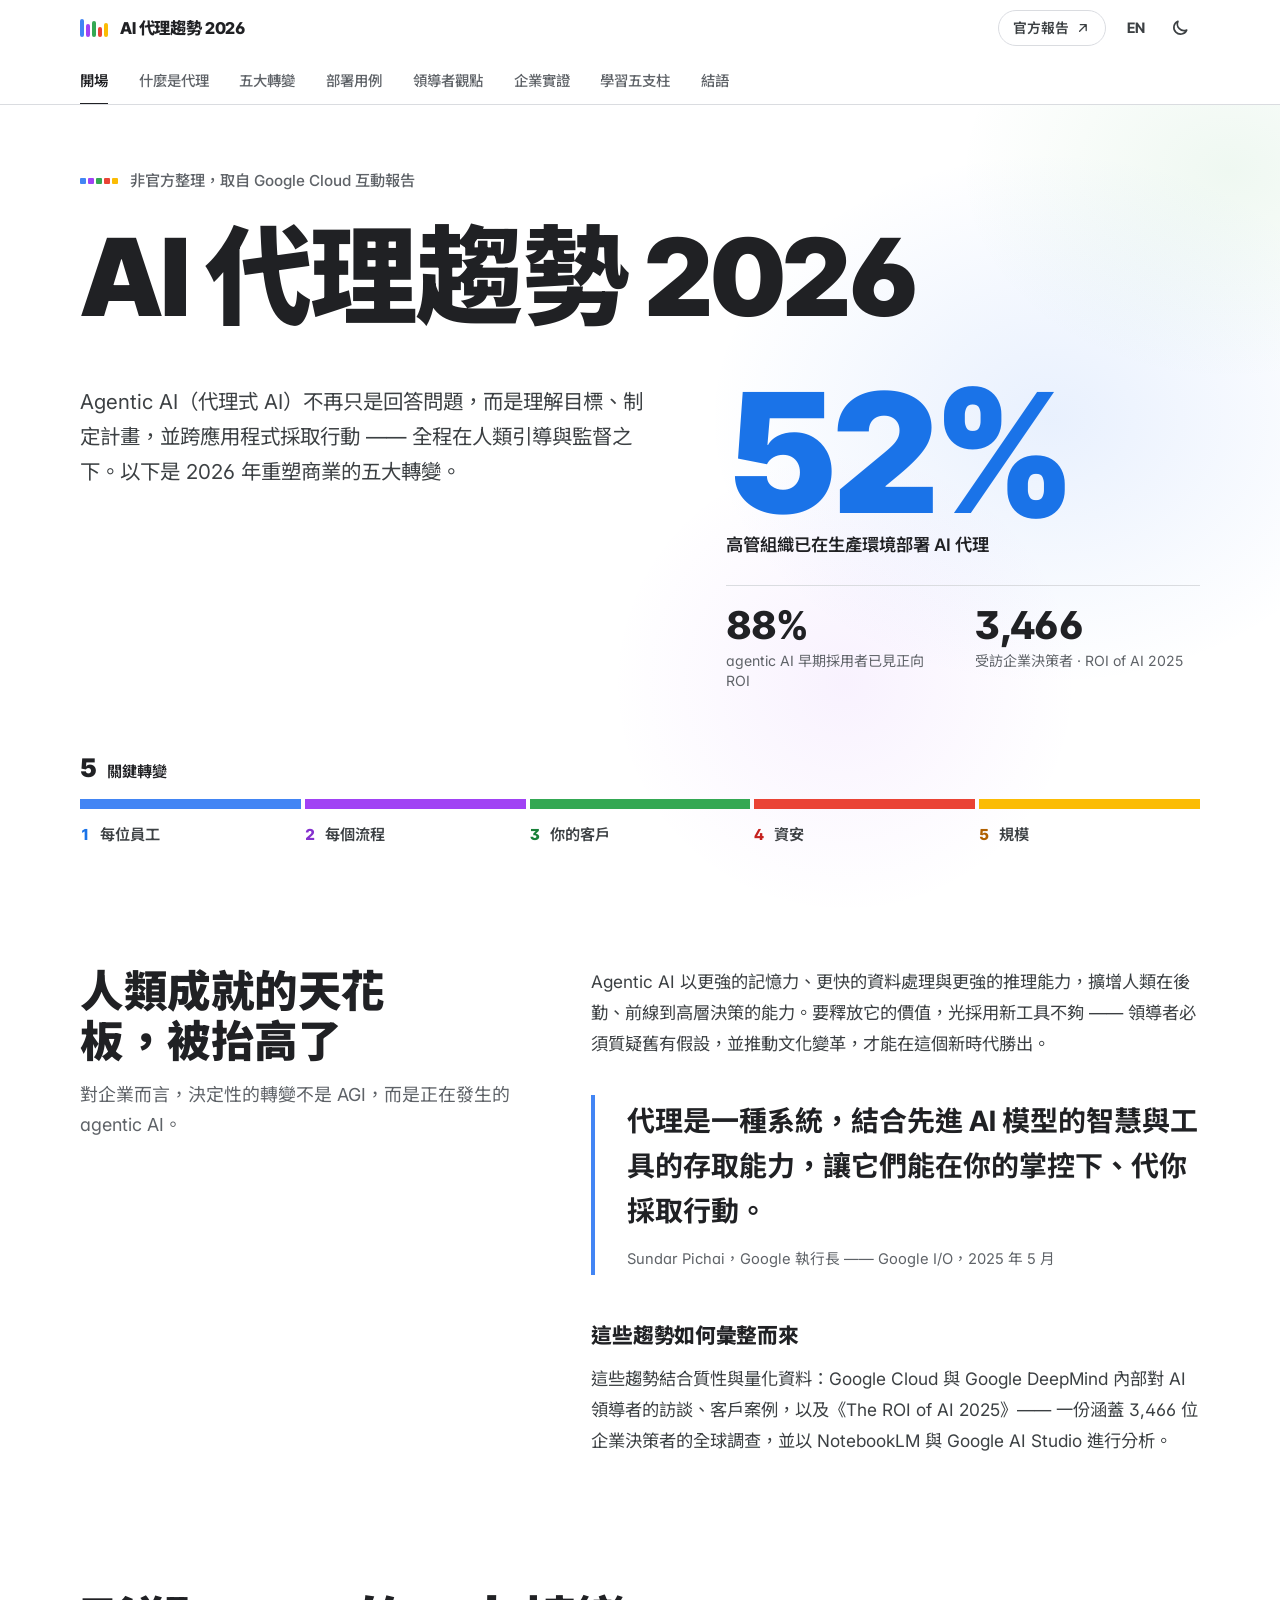
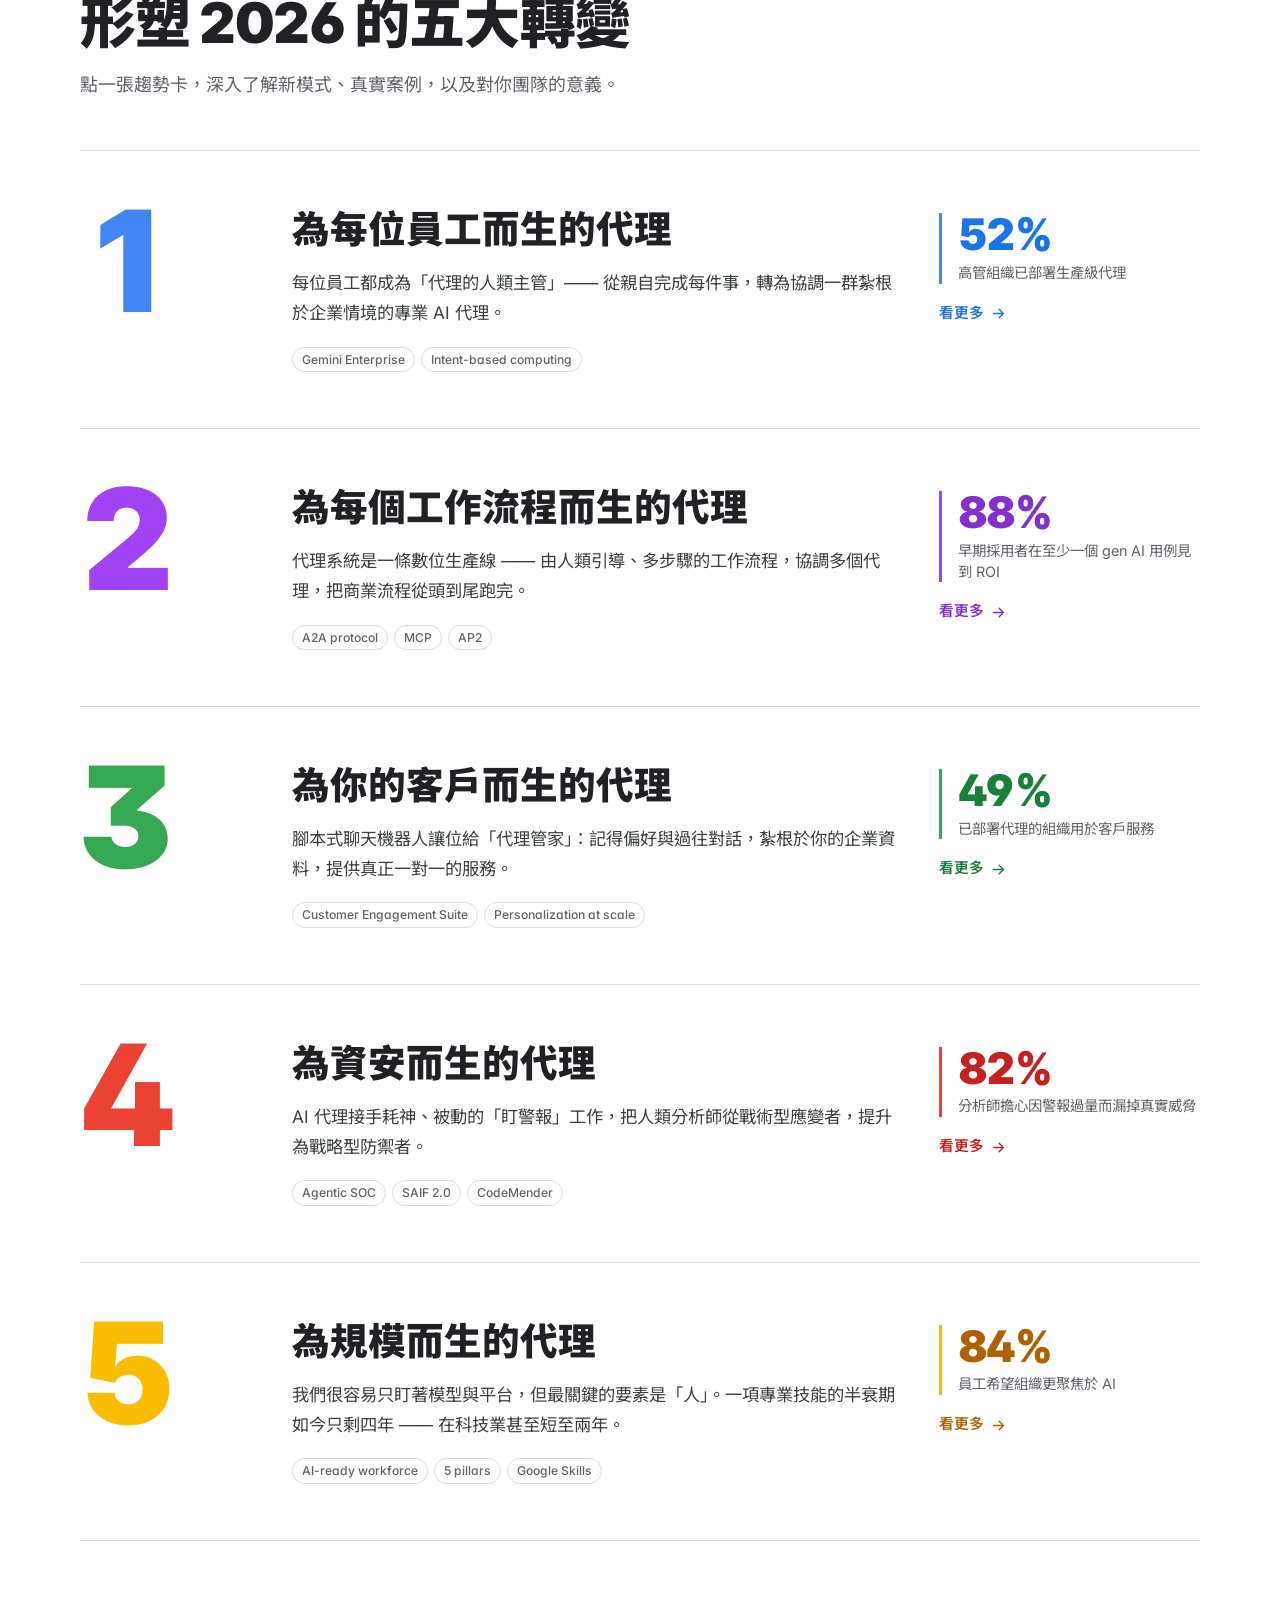
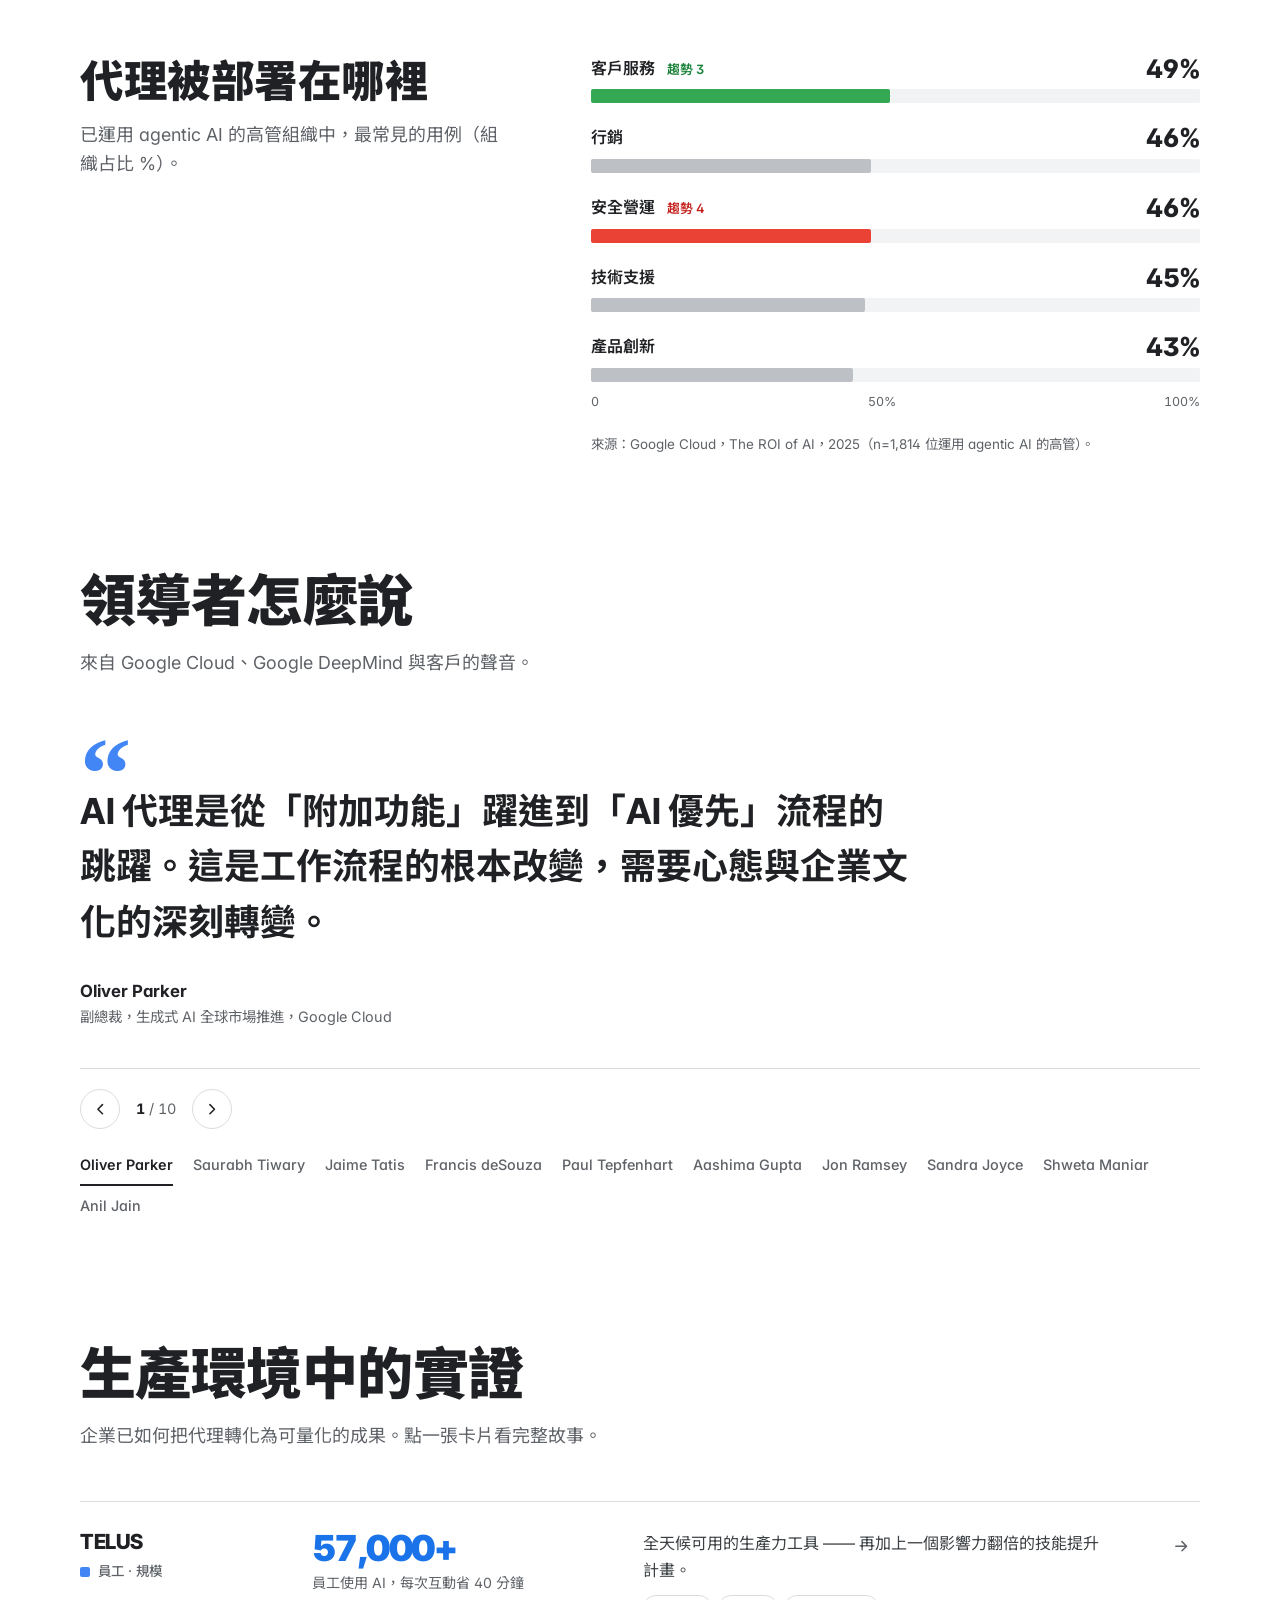
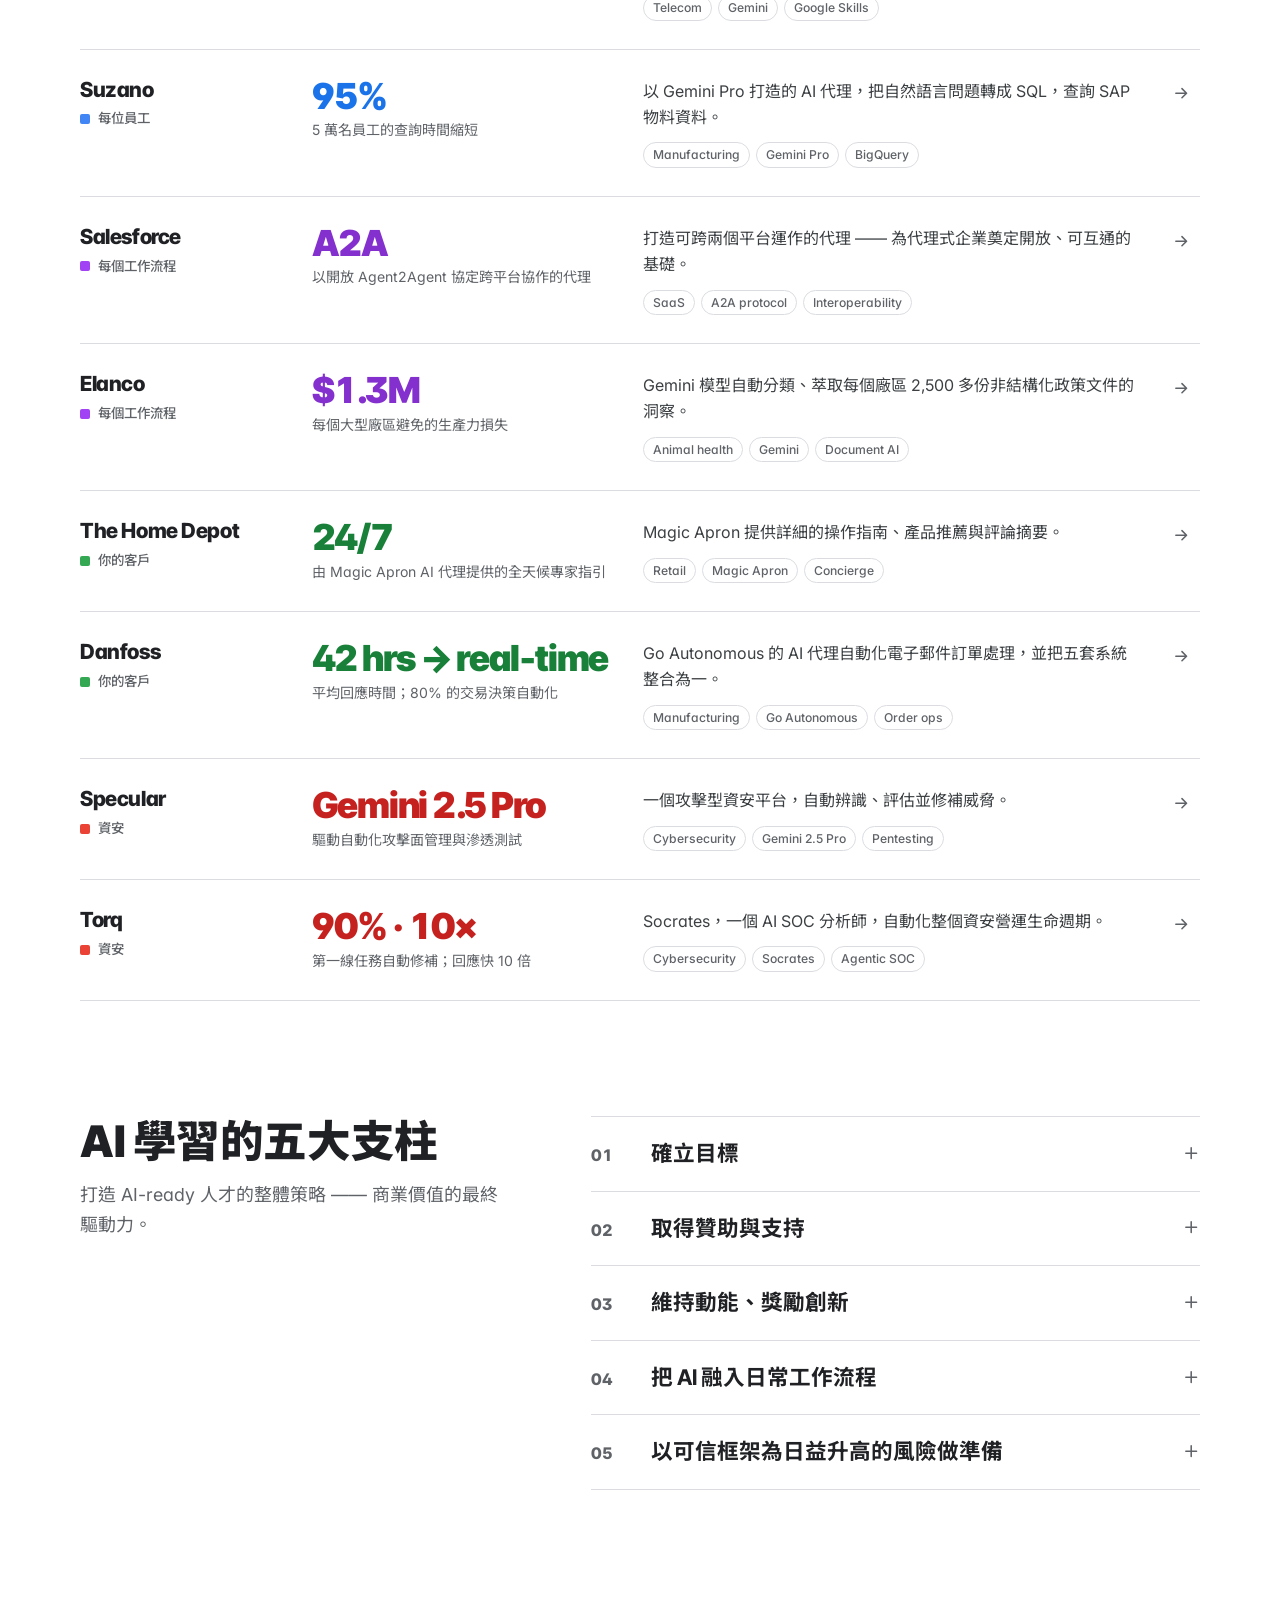
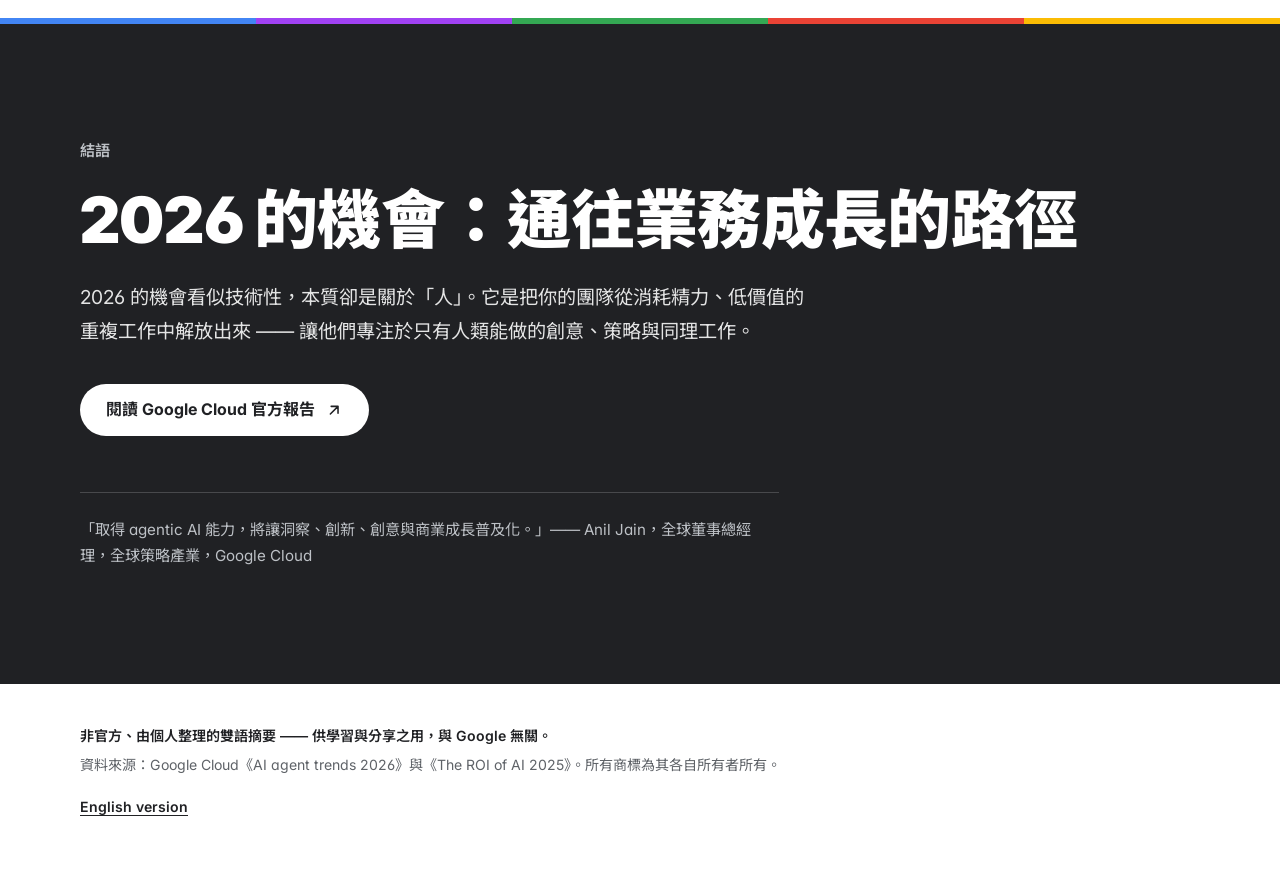
<file: index.html>
<!DOCTYPE html>
<html lang="zh-Hant" data-theme="light">
<head>
  <!-- ==== Google Analytics 4 (Measurement ID: G-3LR94YY7QD) ==== -->
  <script async src="https://www.googletagmanager.com/gtag/js?id=G-3LR94YY7QD"></script>
  <script>
    window.dataLayer = window.dataLayer || [];
    function gtag(){ dataLayer.push(arguments); }
    gtag('js', new Date());
    gtag('config', 'G-3LR94YY7QD');
  </script>

  <meta charset="UTF-8" />
  <meta name="viewport" content="width=device-width, initial-scale=1.0, viewport-fit=cover" />

  <!-- ==== Primary meta (document.title kept in sync by app.js from SITE_META) ==== -->
  <title>AI agent trends 2026 · 五大轉變互動整理 | Google Cloud（非官方）</title>
  <meta name="description" content="Google Cloud 的 AI 代理趨勢 2026：重塑角色、工作流程與商業價值的五大轉變。互動、雙語、可搜尋的非官方整理。" />
  <link rel="canonical" href="https://google-ai-agent-trends-2026.peteraim.com/" />
  <link rel="alternate" hreflang="zh-Hant" href="https://google-ai-agent-trends-2026.peteraim.com/" />
  <link rel="alternate" hreflang="en" href="https://google-ai-agent-trends-2026.peteraim.com/en/" />
  <link rel="alternate" hreflang="x-default" href="https://google-ai-agent-trends-2026.peteraim.com/" />
  <meta name="theme-color" content="#FFFFFF" media="(prefers-color-scheme: light)" />
  <meta name="theme-color" content="#111316" media="(prefers-color-scheme: dark)" />

  <!-- ==== Theme before first paint: saved choice, else the OS setting ==== -->
  <script>
    (function (d) {
      var t = null;
      try { t = localStorage.getItem("theme"); } catch (e) {}
      if (!t) t = window.matchMedia && matchMedia("(prefers-color-scheme: dark)").matches ? "dark" : "light";
      d.setAttribute("data-theme", t);
    })(document.documentElement);
  </script>

  <!-- ==== Open Graph ==== -->
  <meta property="og:type" content="website" />
  <meta property="og:title" content="AI agent trends 2026 · 五大轉變互動整理" />
  <meta property="og:description" content="Google Cloud 的 AI 代理趨勢 2026：重塑角色、工作流程與商業價值的五大轉變。互動、雙語、可搜尋的非官方整理。" />
  <meta property="og:url" content="https://google-ai-agent-trends-2026.peteraim.com/" />
  <meta property="og:image" content="https://google-ai-agent-trends-2026.peteraim.com/assets/og-image.png" />
  <meta property="og:image:width" content="2400" />
  <meta property="og:image:height" content="1260" />

  <!-- ==== Twitter ==== -->
  <meta name="twitter:card" content="summary_large_image" />
  <meta name="twitter:title" content="AI agent trends 2026 · 五大轉變互動整理" />
  <meta name="twitter:description" content="Google Cloud 的 AI 代理趨勢 2026：五大轉變，互動、雙語呈現（非官方整理）。" />
  <meta name="twitter:image" content="https://google-ai-agent-trends-2026.peteraim.com/assets/og-image.png" />

  <!-- ==== JSON-LD structured data ==== -->
  <script type="application/ld+json">
  {
    "@context": "https://schema.org",
    "@type": "WebSite",
    "name": "AI agent trends 2026",
    "alternateName": "AI 代理趨勢 2026",
    "description": "An interactive, bilingual summary of Google Cloud's AI agent trends 2026 — five shifts redefining roles, workflows, and business value.",
    "url": "https://google-ai-agent-trends-2026.peteraim.com/",
    "inLanguage": ["en", "zh-Hant"],
    "isBasedOn": "https://cloud.google.com/resources/content/ai-agent-trends-2026"
  }
  </script>

  <!-- ==== Fonts (CDN, no local files): Inter Tight display, Inter body, Noto Sans TC for Chinese ==== -->
  <link rel="preconnect" href="https://fonts.googleapis.com" />
  <link rel="preconnect" href="https://fonts.gstatic.com" crossorigin />
  <link href="https://fonts.googleapis.com/css2?family=Inter+Tight:wght@600;700;800;900&family=Inter:wght@400;500;600;700&family=Noto+Sans+TC:wght@400;500;700;900&display=swap" rel="stylesheet" />

  <link rel="stylesheet" href="assets/styles.css" />
</head>
<body>
  <a class="skip-link" href="#sections" data-i18n="skip">跳到主要內容</a>

  <!-- ==== App bar ==== -->
  <header class="appbar">
    <div class="appbar__inner">
      <a class="brand" href="#top" aria-label="AI agent trends 2026">
        <span class="spectrum spectrum--brand" aria-hidden="true"><i></i><i></i><i></i><i></i><i></i></span>
        <span class="brand__name" id="brandName">AI agent trends 2026</span>
      </a>

      <div class="appbar__actions">
        <a class="src-link" id="srcLink" href="https://cloud.google.com/resources/content/ai-agent-trends-2026"
           target="_blank" rel="noopener" data-i18n="sourceTitle" data-i18n-attr="title" title="Official Google Cloud report">
          <span class="src-link__txt" data-i18n="sourceTxt">官方報告</span>
          <svg class="ico" viewBox="0 0 24 24" aria-hidden="true"><path d="M7 17 17 7M8 7h9v9" fill="none" stroke="currentColor" stroke-width="2" stroke-linecap="round" stroke-linejoin="round"/></svg>
        </a>

        <a class="icon-btn" id="langToggle" href="/en/" hreflang="en" rel="alternate"
           title="English version" aria-label="English version">
          <span class="icon-btn__txt" id="langLabel">EN</span>
        </a>

        <button class="icon-btn" id="themeToggle" type="button" aria-pressed="false"
                data-i18n="theme" data-i18n-attr="aria-label" aria-label="切換深色模式">
          <svg class="ico ico--moon" viewBox="0 0 24 24" aria-hidden="true"><path d="M20 14.5A8 8 0 0 1 9.5 4a8 8 0 1 0 10.5 10.5Z" fill="none" stroke="currentColor" stroke-width="2" stroke-linejoin="round"/></svg>
          <svg class="ico ico--sun" viewBox="0 0 24 24" aria-hidden="true"><circle cx="12" cy="12" r="4" fill="none" stroke="currentColor" stroke-width="2"/><path d="M12 2v2M12 20v2M2 12h2M20 12h2M4.9 4.9l1.4 1.4M17.7 17.7l1.4 1.4M4.9 19.1l1.4-1.4M17.7 6.3l1.4-1.4" stroke="currentColor" stroke-width="2" stroke-linecap="round"/></svg>
        </button>
      </div>
    </div>
  </header>

  <!-- ==== Sticky section nav (auto-generated anchor links + scrollspy) ==== -->
  <nav class="sectionnav" id="sectionNav" aria-label="Section navigation">
    <div class="sectionnav__inner" id="sectionNavInner"></div>
  </nav>

  <span id="top"></span>

  <!-- ==== Composite sections (rendered in order from SITE_SECTIONS) ==== -->
  <main id="sections" aria-live="polite">
<section class="section section--hero" id="overview" aria-labelledby="overview-heading"><header class="hero__head"><p class="hero__eyebrow"><span class="spectrum" aria-hidden="true"><i></i><i></i><i></i><i></i><i></i></span>非官方整理，取自 Google Cloud 互動報告</p><h1 id="overview-heading" class="hero__title">AI 代理趨勢 2026</h1></header><div class="hero__grid"><div class="hero__copy"><p class="hero__lede">Agentic AI（代理式 AI）不再只是回答問題，而是理解目標、制定計畫，並跨應用程式採取行動 —— 全程在人類引導與監督之下。以下是 2026 年重塑商業的五大轉變。</p></div><div class="hero__figures"><div class="hero__feature"><b class="hero__num" data-count="52" data-suffix="%">52%</b><span class="hero__num-label">高管組織已在生產環境部署 AI 代理</span></div><dl class="hero__companions"><div class="hero__companion"><dt><b class="hero__num-sm" data-count="88" data-suffix="%">88%</b></dt><dd>agentic AI 早期採用者已見正向 ROI</dd></div><div class="hero__companion"><dt><b class="hero__num-sm" data-count="3466" data-suffix="">3,466</b></dt><dd>受訪企業決策者 · ROI of AI 2025</dd></div></dl></div></div><nav class="shifts" aria-label="5 關鍵轉變"><p class="shifts__label"><b>5</b>關鍵轉變</p><ol class="shifts__list"><li class="shift is-t1"><a href="#agents-for-every-employee"><span class="shift__num">1</span><span class="shift__name">每位員工</span></a></li><li class="shift is-t2"><a href="#agents-for-every-workflow"><span class="shift__num">2</span><span class="shift__name">每個流程</span></a></li><li class="shift is-t3"><a href="#agents-for-your-customers"><span class="shift__num">3</span><span class="shift__name">你的客戶</span></a></li><li class="shift is-t4"><a href="#agents-for-security"><span class="shift__num">4</span><span class="shift__name">資安</span></a></li><li class="shift is-t5"><a href="#agents-for-scale"><span class="shift__num">5</span><span class="shift__name">規模</span></a></li></ol></nav></section><section class="section section--prose" id="about" aria-labelledby="about-heading"><header class="section-head"><h2 id="about-heading">人類成就的天花板，被抬高了</h2><p class="section-head__sub">對企業而言，決定性的轉變不是 AGI，而是正在發生的 agentic AI。</p></header><div class="prose"><p>Agentic AI 以更強的記憶力、更快的資料處理與更強的推理能力，擴增人類在後勤、前線到高層決策的能力。要釋放它的價值，光採用新工具不夠 —— 領導者必須質疑舊有假設，並推動文化變革，才能在這個新時代勝出。</p><blockquote class="callout"><p>代理是一種系統，結合先進 AI 模型的智慧與工具的存取能力，讓它們能在你的掌控下、代你採取行動。</p><cite class="callout__cite">Sundar Pichai，Google 執行長 —— Google I/O，2025 年 5 月</cite></blockquote><h3>這些趨勢如何彙整而來</h3><p>這些趨勢結合質性與量化資料：Google Cloud 與 Google DeepMind 內部對 AI 領導者的訪談、客戶案例，以及《The ROI of AI 2025》—— 一份涵蓋 3,466 位企業決策者的全球調查，並以 NotebookLM 與 Google AI Studio 進行分析。</p></div></section><section class="section section--cards" id="trends" aria-labelledby="trends-heading"><header class="section-head"><h2 id="trends-heading">形塑 2026 的五大轉變</h2><p class="section-head__sub">點一張趨勢卡，深入了解新模式、真實案例，以及對你團隊的意義。</p></header><div class="trends"><article class="trend is-t1" id="agents-for-every-employee" tabindex="0" role="button" data-slug="agents-for-every-employee" aria-label="趨勢 1: 為每位員工而生的代理"><span class="trend__num" aria-hidden="true">1</span><div class="trend__body"><h3 class="trend__title">為每位員工而生的代理</h3><p class="trend__summary">每位員工都成為「代理的人類主管」—— 從親自完成每件事，轉為協調一群紮根於企業情境的專業 AI 代理。</p><div class="card__tags"><span class="tag">Gemini Enterprise</span><span class="tag">Intent-based computing</span></div></div><div class="trend__side"><div class="trend__stat"><b>52%</b><span>高管組織已部署生產級代理</span></div><span class="more" aria-hidden="true">看更多<svg class="ico" viewBox="0 0 24 24" aria-hidden="true"><path d="M5 12h13M13 6l6 6-6 6" fill="none" stroke="currentColor" stroke-width="2" stroke-linecap="round" stroke-linejoin="round"></path></svg></span></div></article><article class="trend is-t2" id="agents-for-every-workflow" tabindex="0" role="button" data-slug="agents-for-every-workflow" aria-label="趨勢 2: 為每個工作流程而生的代理"><span class="trend__num" aria-hidden="true">2</span><div class="trend__body"><h3 class="trend__title">為每個工作流程而生的代理</h3><p class="trend__summary">代理系統是一條數位生產線 —— 由人類引導、多步驟的工作流程，協調多個代理，把商業流程從頭到尾跑完。</p><div class="card__tags"><span class="tag">A2A protocol</span><span class="tag">MCP</span><span class="tag">AP2</span></div></div><div class="trend__side"><div class="trend__stat"><b>88%</b><span>早期採用者在至少一個 gen AI 用例見到 ROI</span></div><span class="more" aria-hidden="true">看更多<svg class="ico" viewBox="0 0 24 24" aria-hidden="true"><path d="M5 12h13M13 6l6 6-6 6" fill="none" stroke="currentColor" stroke-width="2" stroke-linecap="round" stroke-linejoin="round"></path></svg></span></div></article><article class="trend is-t3" id="agents-for-your-customers" tabindex="0" role="button" data-slug="agents-for-your-customers" aria-label="趨勢 3: 為你的客戶而生的代理"><span class="trend__num" aria-hidden="true">3</span><div class="trend__body"><h3 class="trend__title">為你的客戶而生的代理</h3><p class="trend__summary">腳本式聊天機器人讓位給「代理管家」：記得偏好與過往對話，紮根於你的企業資料，提供真正一對一的服務。</p><div class="card__tags"><span class="tag">Customer Engagement Suite</span><span class="tag">Personalization at scale</span></div></div><div class="trend__side"><div class="trend__stat"><b>49%</b><span>已部署代理的組織用於客戶服務</span></div><span class="more" aria-hidden="true">看更多<svg class="ico" viewBox="0 0 24 24" aria-hidden="true"><path d="M5 12h13M13 6l6 6-6 6" fill="none" stroke="currentColor" stroke-width="2" stroke-linecap="round" stroke-linejoin="round"></path></svg></span></div></article><article class="trend is-t4" id="agents-for-security" tabindex="0" role="button" data-slug="agents-for-security" aria-label="趨勢 4: 為資安而生的代理"><span class="trend__num" aria-hidden="true">4</span><div class="trend__body"><h3 class="trend__title">為資安而生的代理</h3><p class="trend__summary">AI 代理接手耗神、被動的「盯警報」工作，把人類分析師從戰術型應變者，提升為戰略型防禦者。</p><div class="card__tags"><span class="tag">Agentic SOC</span><span class="tag">SAIF 2.0</span><span class="tag">CodeMender</span></div></div><div class="trend__side"><div class="trend__stat"><b>82%</b><span>分析師擔心因警報過量而漏掉真實威脅</span></div><span class="more" aria-hidden="true">看更多<svg class="ico" viewBox="0 0 24 24" aria-hidden="true"><path d="M5 12h13M13 6l6 6-6 6" fill="none" stroke="currentColor" stroke-width="2" stroke-linecap="round" stroke-linejoin="round"></path></svg></span></div></article><article class="trend is-t5" id="agents-for-scale" tabindex="0" role="button" data-slug="agents-for-scale" aria-label="趨勢 5: 為規模而生的代理"><span class="trend__num" aria-hidden="true">5</span><div class="trend__body"><h3 class="trend__title">為規模而生的代理</h3><p class="trend__summary">我們很容易只盯著模型與平台，但最關鍵的要素是「人」。一項專業技能的半衰期如今只剩四年 —— 在科技業甚至短至兩年。</p><div class="card__tags"><span class="tag">AI-ready workforce</span><span class="tag">5 pillars</span><span class="tag">Google Skills</span></div></div><div class="trend__side"><div class="trend__stat"><b>84%</b><span>員工希望組織更聚焦於 AI</span></div><span class="more" aria-hidden="true">看更多<svg class="ico" viewBox="0 0 24 24" aria-hidden="true"><path d="M5 12h13M13 6l6 6-6 6" fill="none" stroke="currentColor" stroke-width="2" stroke-linecap="round" stroke-linejoin="round"></path></svg></span></div></article></div></section><section class="section section--bars" id="usecases" aria-labelledby="usecases-heading"><header class="section-head"><h2 id="usecases-heading">代理被部署在哪裡</h2><p class="section-head__sub">已運用 agentic AI 的高管組織中，最常見的用例（組織占比 %）。</p></header><figure class="chart"><ol class="hbars" aria-label="代理被部署在哪裡"><li class="hbar is-t3"><span class="hbar__label">客戶服務 <span class="hbar__trend">趨勢 3</span></span><span class="hbar__track" aria-hidden="true"><span class="hbar__fill" style="width:49%"></span></span><b class="hbar__val">49%</b></li><li class="hbar"><span class="hbar__label">行銷</span><span class="hbar__track" aria-hidden="true"><span class="hbar__fill" style="width:46%"></span></span><b class="hbar__val">46%</b></li><li class="hbar is-t4"><span class="hbar__label">安全營運 <span class="hbar__trend">趨勢 4</span></span><span class="hbar__track" aria-hidden="true"><span class="hbar__fill" style="width:46%"></span></span><b class="hbar__val">46%</b></li><li class="hbar"><span class="hbar__label">技術支援</span><span class="hbar__track" aria-hidden="true"><span class="hbar__fill" style="width:45%"></span></span><b class="hbar__val">45%</b></li><li class="hbar"><span class="hbar__label">產品創新</span><span class="hbar__track" aria-hidden="true"><span class="hbar__fill" style="width:43%"></span></span><b class="hbar__val">43%</b></li></ol><div class="hbars__scale" aria-hidden="true"><span>0</span><span>50%</span><span>100%</span></div><figcaption class="chart-source">來源：Google Cloud，The ROI of AI，2025（n=1,814 位運用 agentic AI 的高管）。</figcaption></figure></section><section class="section section--quotes" id="voices" aria-labelledby="voices-heading"><header class="section-head"><h2 id="voices-heading">領導者怎麼說</h2><p class="section-head__sub">來自 Google Cloud、Google DeepMind 與客戶的聲音。</p></header><div class="voices"><div class="voices__stage" aria-live="polite"><figure class="quote" id="voices-q1"><blockquote><p>AI 代理是從「附加功能」躍進到「AI 優先」流程的跳躍。這是工作流程的根本改變，需要心態與企業文化的深刻轉變。</p></blockquote><figcaption class="quote-by"><span class="quote-name">Oliver Parker</span><span class="quote-role">副總裁，生成式 AI 全球市場推進，Google Cloud</span></figcaption></figure><figure class="quote" id="voices-q2"><blockquote><p>到 2026 年，代理將跨系統管理複雜的多步驟工作流程。員工的關鍵職責，將是設定策略並監督負責這些任務的代理系統。</p></blockquote><figcaption class="quote-by"><span class="quote-name">Saurabh Tiwary</span><span class="quote-role">副總裁暨總經理，Cloud AI，Google Cloud</span></figcaption></figure><figure class="quote" id="voices-q3"><blockquote><p>在 TELUS，超過 57,000 名團隊成員固定使用 AI，每次 AI 互動省下 40 分鐘 —— 這是把 AI 視為全天候生產力工具的根本心態轉變。</p></blockquote><figcaption class="quote-by"><span class="quote-name">Jaime Tatis</span><span class="quote-role">AI 長，TELUS</span></figcaption></figure><figure class="quote" id="voices-q4"><blockquote><p>AI 正在驅動企業的世代級重構 —— 核心工作流程與整個技術堆疊 —— 把人類角色轉向高價值的策略性協調。</p></blockquote><figcaption class="quote-by"><span class="quote-name">Francis deSouza</span><span class="quote-role">營運長暨資安產品總裁，Google Cloud</span></figcaption></figure><figure class="quote" id="voices-q5"><blockquote><p>代理讓客戶能直接說話、提供情境，帶來更快、更自然的互動。這種回歸口語溝通的趨勢，將在未來 1–3 年成真。</p></blockquote><figcaption class="quote-by"><span class="quote-name">Paul Tepfenhart</span><span class="quote-role">總監，零售與消費，全球策略產業，Google Cloud</span></figcaption></figure><figure class="quote" id="voices-q6"><blockquote><p>agentic AI 在 2026 年最大的承諾，是把醫療從被動反應的系統，推向能預測的學習型健康系統 —— 把主動洞察直接送進臨床醫師的工作流程。</p></blockquote><figcaption class="quote-by"><span class="quote-name">Aashima Gupta</span><span class="quote-role">總監，醫療，全球策略產業，Google Cloud</span></figcaption></figure><figure class="quote" id="voices-q7"><blockquote><p>代理能更快偵測並回應企業風險。更重要的是，它們把我們的 SOC 分析師從戰術型應變者，提升為戰略型防禦者。</p></blockquote><figcaption class="quote-by"><span class="quote-name">Jon Ramsey</span><span class="quote-role">副總裁暨總經理，資安，Google Cloud</span></figcaption></figure><figure class="quote" id="voices-q8"><blockquote><p>AI 已被用來找出零時差漏洞、辨識惡意程式碼、並提升防禦者的工作。當威脅行為者也採用這項技術，它將是我們迎戰新挑戰的最佳工具。</p></blockquote><figcaption class="quote-by"><span class="quote-name">Sandra Joyce</span><span class="quote-role">威脅情報副總裁，Google Cloud</span></figcaption></figure><figure class="quote" id="voices-q9"><blockquote><p>2026 年，員工職責擴大到管理代理，將造就一道技能落差。成為「代理協調者」或「AI 幕僚長」的專業，市場上根本還不存在。</p></blockquote><figcaption class="quote-by"><span class="quote-name">Shweta Maniar</span><span class="quote-role">總監，生命科學，全球策略產業，Google Cloud</span></figcaption></figure><figure class="quote" id="voices-q10"><blockquote><p>取得 agentic AI 能力，將讓洞察、創新、創意與商業成長普及化 —— 但也伴隨巨大責任，必須確保對所有人都安全、合乎倫理且公平的結果。</p></blockquote><figcaption class="quote-by"><span class="quote-name">Anil Jain</span><span class="quote-role">全球董事總經理，全球策略產業，Google Cloud</span></figcaption></figure></div><div class="voices__nav"><button type="button" class="voices__step" data-step="-1" aria-label="上一則引言"><svg class="ico" viewBox="0 0 24 24" aria-hidden="true"><path d="M15 6l-6 6 6 6" fill="none" stroke="currentColor" stroke-width="2" stroke-linecap="round" stroke-linejoin="round"></path></svg></button><span class="voices__count"><b class="voices__cur">1</b> / 10</span><button type="button" class="voices__step" data-step="1" aria-label="下一則引言"><svg class="ico" viewBox="0 0 24 24" aria-hidden="true"><path d="M9 6l6 6-6 6" fill="none" stroke="currentColor" stroke-width="2" stroke-linecap="round" stroke-linejoin="round"></path></svg></button><ol class="voices__names"><li><button type="button" class="voice-name" data-q="0" aria-pressed="false" aria-controls="voices-q1">Oliver Parker</button></li><li><button type="button" class="voice-name" data-q="1" aria-pressed="false" aria-controls="voices-q2">Saurabh Tiwary</button></li><li><button type="button" class="voice-name" data-q="2" aria-pressed="false" aria-controls="voices-q3">Jaime Tatis</button></li><li><button type="button" class="voice-name" data-q="3" aria-pressed="false" aria-controls="voices-q4">Francis deSouza</button></li><li><button type="button" class="voice-name" data-q="4" aria-pressed="false" aria-controls="voices-q5">Paul Tepfenhart</button></li><li><button type="button" class="voice-name" data-q="5" aria-pressed="false" aria-controls="voices-q6">Aashima Gupta</button></li><li><button type="button" class="voice-name" data-q="6" aria-pressed="false" aria-controls="voices-q7">Jon Ramsey</button></li><li><button type="button" class="voice-name" data-q="7" aria-pressed="false" aria-controls="voices-q8">Sandra Joyce</button></li><li><button type="button" class="voice-name" data-q="8" aria-pressed="false" aria-controls="voices-q9">Shweta Maniar</button></li><li><button type="button" class="voice-name" data-q="9" aria-pressed="false" aria-controls="voices-q10">Anil Jain</button></li></ol></div></div></section><section class="section section--cases" id="proof" aria-labelledby="proof-heading"><header class="section-head"><h2 id="proof-heading">生產環境中的實證</h2><p class="section-head__sub">企業已如何把代理轉化為可量化的成果。點一張卡片看完整故事。</p></header><div class="cases"><article class="case is-t1" tabindex="0" role="button" data-slug="case-telus" aria-label="TELUS"><div class="case__who"><span class="case__company">TELUS</span><span class="case__trend">員工 · 規模</span></div><div class="case__metric"><b>57,000+</b><span>員工使用 AI，每次互動省 40 分鐘</span></div><div class="case__body"><p class="case__summary">全天候可用的生產力工具 —— 再加上一個影響力翻倍的技能提升計畫。</p><div class="card__tags"><span class="tag">Telecom</span><span class="tag">Gemini</span><span class="tag">Google Skills</span></div></div><span class="case__go" aria-hidden="true"><svg class="ico" viewBox="0 0 24 24" aria-hidden="true"><path d="M5 12h13M13 6l6 6-6 6" fill="none" stroke="currentColor" stroke-width="2" stroke-linecap="round" stroke-linejoin="round"></path></svg></span></article><article class="case is-t1" tabindex="0" role="button" data-slug="case-suzano" aria-label="Suzano"><div class="case__who"><span class="case__company">Suzano</span><span class="case__trend">每位員工</span></div><div class="case__metric"><b>95%</b><span>5 萬名員工的查詢時間縮短</span></div><div class="case__body"><p class="case__summary">以 Gemini Pro 打造的 AI 代理，把自然語言問題轉成 SQL，查詢 SAP 物料資料。</p><div class="card__tags"><span class="tag">Manufacturing</span><span class="tag">Gemini Pro</span><span class="tag">BigQuery</span></div></div><span class="case__go" aria-hidden="true"><svg class="ico" viewBox="0 0 24 24" aria-hidden="true"><path d="M5 12h13M13 6l6 6-6 6" fill="none" stroke="currentColor" stroke-width="2" stroke-linecap="round" stroke-linejoin="round"></path></svg></span></article><article class="case is-t2" tabindex="0" role="button" data-slug="case-salesforce" aria-label="Salesforce"><div class="case__who"><span class="case__company">Salesforce</span><span class="case__trend">每個工作流程</span></div><div class="case__metric"><b>A2A</b><span>以開放 Agent2Agent 協定跨平台協作的代理</span></div><div class="case__body"><p class="case__summary">打造可跨兩個平台運作的代理 —— 為代理式企業奠定開放、可互通的基礎。</p><div class="card__tags"><span class="tag">SaaS</span><span class="tag">A2A protocol</span><span class="tag">Interoperability</span></div></div><span class="case__go" aria-hidden="true"><svg class="ico" viewBox="0 0 24 24" aria-hidden="true"><path d="M5 12h13M13 6l6 6-6 6" fill="none" stroke="currentColor" stroke-width="2" stroke-linecap="round" stroke-linejoin="round"></path></svg></span></article><article class="case is-t2" tabindex="0" role="button" data-slug="case-elanco" aria-label="Elanco"><div class="case__who"><span class="case__company">Elanco</span><span class="case__trend">每個工作流程</span></div><div class="case__metric"><b>$1.3M</b><span>每個大型廠區避免的生產力損失</span></div><div class="case__body"><p class="case__summary">Gemini 模型自動分類、萃取每個廠區 2,500 多份非結構化政策文件的洞察。</p><div class="card__tags"><span class="tag">Animal health</span><span class="tag">Gemini</span><span class="tag">Document AI</span></div></div><span class="case__go" aria-hidden="true"><svg class="ico" viewBox="0 0 24 24" aria-hidden="true"><path d="M5 12h13M13 6l6 6-6 6" fill="none" stroke="currentColor" stroke-width="2" stroke-linecap="round" stroke-linejoin="round"></path></svg></span></article><article class="case is-t3" tabindex="0" role="button" data-slug="case-homedepot" aria-label="The Home Depot"><div class="case__who"><span class="case__company">The Home Depot</span><span class="case__trend">你的客戶</span></div><div class="case__metric"><b>24/7</b><span>由 Magic Apron AI 代理提供的全天候專家指引</span></div><div class="case__body"><p class="case__summary">Magic Apron 提供詳細的操作指南、產品推薦與評論摘要。</p><div class="card__tags"><span class="tag">Retail</span><span class="tag">Magic Apron</span><span class="tag">Concierge</span></div></div><span class="case__go" aria-hidden="true"><svg class="ico" viewBox="0 0 24 24" aria-hidden="true"><path d="M5 12h13M13 6l6 6-6 6" fill="none" stroke="currentColor" stroke-width="2" stroke-linecap="round" stroke-linejoin="round"></path></svg></span></article><article class="case is-t3" tabindex="0" role="button" data-slug="case-danfoss" aria-label="Danfoss"><div class="case__who"><span class="case__company">Danfoss</span><span class="case__trend">你的客戶</span></div><div class="case__metric"><b>42 hrs → real‑time</b><span>平均回應時間；80% 的交易決策自動化</span></div><div class="case__body"><p class="case__summary">Go Autonomous 的 AI 代理自動化電子郵件訂單處理，並把五套系統整合為一。</p><div class="card__tags"><span class="tag">Manufacturing</span><span class="tag">Go Autonomous</span><span class="tag">Order ops</span></div></div><span class="case__go" aria-hidden="true"><svg class="ico" viewBox="0 0 24 24" aria-hidden="true"><path d="M5 12h13M13 6l6 6-6 6" fill="none" stroke="currentColor" stroke-width="2" stroke-linecap="round" stroke-linejoin="round"></path></svg></span></article><article class="case is-t4" tabindex="0" role="button" data-slug="case-specular" aria-label="Specular"><div class="case__who"><span class="case__company">Specular</span><span class="case__trend">資安</span></div><div class="case__metric"><b>Gemini 2.5 Pro</b><span>驅動自動化攻擊面管理與滲透測試</span></div><div class="case__body"><p class="case__summary">一個攻擊型資安平台，自動辨識、評估並修補威脅。</p><div class="card__tags"><span class="tag">Cybersecurity</span><span class="tag">Gemini 2.5 Pro</span><span class="tag">Pentesting</span></div></div><span class="case__go" aria-hidden="true"><svg class="ico" viewBox="0 0 24 24" aria-hidden="true"><path d="M5 12h13M13 6l6 6-6 6" fill="none" stroke="currentColor" stroke-width="2" stroke-linecap="round" stroke-linejoin="round"></path></svg></span></article><article class="case is-t4" tabindex="0" role="button" data-slug="case-torq" aria-label="Torq"><div class="case__who"><span class="case__company">Torq</span><span class="case__trend">資安</span></div><div class="case__metric"><b>90% · 10×</b><span>第一線任務自動修補；回應快 10 倍</span></div><div class="case__body"><p class="case__summary">Socrates，一個 AI SOC 分析師，自動化整個資安營運生命週期。</p><div class="card__tags"><span class="tag">Cybersecurity</span><span class="tag">Socrates</span><span class="tag">Agentic SOC</span></div></div><span class="case__go" aria-hidden="true"><svg class="ico" viewBox="0 0 24 24" aria-hidden="true"><path d="M5 12h13M13 6l6 6-6 6" fill="none" stroke="currentColor" stroke-width="2" stroke-linecap="round" stroke-linejoin="round"></path></svg></span></article></div></section><section class="section section--accordion" id="pillars" aria-labelledby="pillars-heading"><header class="section-head"><h2 id="pillars-heading">AI 學習的五大支柱</h2><p class="section-head__sub">打造 AI-ready 人才的整體策略 —— 商業價值的最終驅動力。</p></header><div class="accordion"><details class="acc-item"><summary class="acc-q"><span class="acc-num">01</span><span class="acc-txt">確立目標</span><span class="acc-icon" aria-hidden="true"><svg class="ico" viewBox="0 0 24 24" aria-hidden="true"><path d="M12 5v14M5 12h14" fill="none" stroke="currentColor" stroke-width="2" stroke-linecap="round"></path></svg></span></summary><div class="acc-a">想清楚什麼最重要、什麼是你真的量得到的。例如「100% AI 工具採用率」—— 每位團隊成員都在工作流程中的某個環節使用 Gemini Enterprise 代理。確保具體目標對齊大方向，而且可衡量。</div></details><details class="acc-item"><summary class="acc-q"><span class="acc-num">02</span><span class="acc-txt">取得贊助與支持</span><span class="acc-icon" aria-hidden="true"><svg class="ico" viewBox="0 0 24 24" aria-hidden="true"><path d="M12 5v14M5 12h14" fill="none" stroke="currentColor" stroke-width="2" stroke-linecap="round"></path></svg></span></summary><div class="acc-a">組成三位核心利害關係人：行政贊助者（提供經費、高層支持與一致的訊息）、草根推手（「AI 大聲公」，負責推動草根活動並蒐集點子），以及 AI 加速者（把優先點子變成可用方案的技術專家）。</div></details><details class="acc-item"><summary class="acc-q"><span class="acc-num">03</span><span class="acc-txt">維持動能、獎勵創新</span><span class="acc-icon" aria-hidden="true"><svg class="ico" viewBox="0 0 24 24" aria-hidden="true"><path d="M12 5v14M5 12h14" fill="none" stroke="currentColor" stroke-width="2" stroke-linecap="round"></path></svg></span></summary><div class="acc-a">把計畫經營成一個「數位樞紐」：用排行榜與遊戲化的點子交流，持續蒐集並獎勵 AI 用例。以規律、多通路的溝通維持動能，並設立季度獎項，表揚頂尖創新者。</div></details><details class="acc-item"><summary class="acc-q"><span class="acc-num">04</span><span class="acc-txt">把 AI 融入日常工作流程</span><span class="acc-icon" aria-hidden="true"><svg class="ico" viewBox="0 0 24 24" aria-hidden="true"><path d="M12 5v14M5 12h14" fill="none" stroke="currentColor" stroke-width="2" stroke-linecap="round"></path></svg></span></summary><div class="acc-a">持續推動學習：舉辦內部黑客松，讓小團隊開發並提案創新的 AI 方案；也舉辦挑戰型的「Field Days」（實體與線上皆可），讓團隊在協作情境中實際演練使用新打造的 AI 工具。</div></details><details class="acc-item"><summary class="acc-q"><span class="acc-num">05</span><span class="acc-txt">以可信框架為日益升高的風險做準備</span><span class="acc-icon" aria-hidden="true"><svg class="ico" viewBox="0 0 24 24" aria-hidden="true"><path d="M12 5v14M5 12h14" fill="none" stroke="currentColor" stroke-width="2" stroke-linecap="round"></path></svg></span></summary><div class="acc-a">當代理加速的資安風險愈來愈精密，資安就成了每個人的責任。訓練員工了解哪些資料可以（與不可以）用於 AI 工具，以及如何辨識像 AI 驅動的社交工程這類精密威脅。</div></details></div></section><section class="section section--cta" id="opportunity"><div class="cta-card"><p class="cta-eyebrow">結語</p><h2>2026 的機會：通往業務成長的路徑</h2><p class="cta-text">2026 的機會看似技術性，本質卻是關於「人」。它是把你的團隊從消耗精力、低價值的重複工作中解放出來 —— 讓他們專注於只有人類能做的創意、策略與同理工作。</p><a class="cta-btn" href="https://cloud.google.com/resources/content/ai-agent-trends-2026" target="_blank" rel="noopener">閱讀 Google Cloud 官方報告<svg class="ico" viewBox="0 0 24 24" aria-hidden="true"><path d="M7 17 17 7M8 7h9v9" fill="none" stroke="currentColor" stroke-width="2" stroke-linecap="round" stroke-linejoin="round"></path></svg></a><p class="cta-note">「取得 agentic AI 能力，將讓洞察、創新、創意與商業成長普及化。」—— Anil Jain，全球董事總經理，全球策略產業，Google Cloud</p></div></section>
</main>

  <!-- ==== Detail dialog (used by card + case sections) ==== -->
  <dialog class="dialog" id="dialog" aria-labelledby="dialogTitle">
    <div class="dialog__bar">
      <span class="dialog__spacer"></span>
      <button class="icon-btn" id="dialogClose" type="button" aria-label="Close / 關閉">
        <svg class="ico" viewBox="0 0 24 24" aria-hidden="true"><path d="M6 6l12 12M18 6 6 18" fill="none" stroke="currentColor" stroke-width="2" stroke-linecap="round"/></svg>
      </button>
    </div>
    <div class="dialog__body" id="dialogBody"></div>
  </dialog>

  <!-- ==== Footer ==== -->
  <footer class="footer">
    <p class="footer__main" id="footerText" data-i18n="footer">非官方、由個人整理的雙語摘要 —— 供學習與分享之用，與 Google 無關。</p>
    <p class="footer__sub" id="footerSub" data-i18n="footerSub">資料來源：Google Cloud《AI agent trends 2026》與《The ROI of AI 2025》。所有商標為其各自所有者所有。</p>
    <!-- plain link to the other language: works before (or without) JS, which is
         the first pass a crawler makes -->
    <p class="lang-alt-link"><a href="/en/" hreflang="en" rel="alternate" lang="en">English version</a></p>
  </footer>

  <!-- ==== Scripts (order matters: data first) ==== -->
  <script src="data/data.js"></script>
  <script src="assets/app.js"></script>
</body>
</html>
</file>
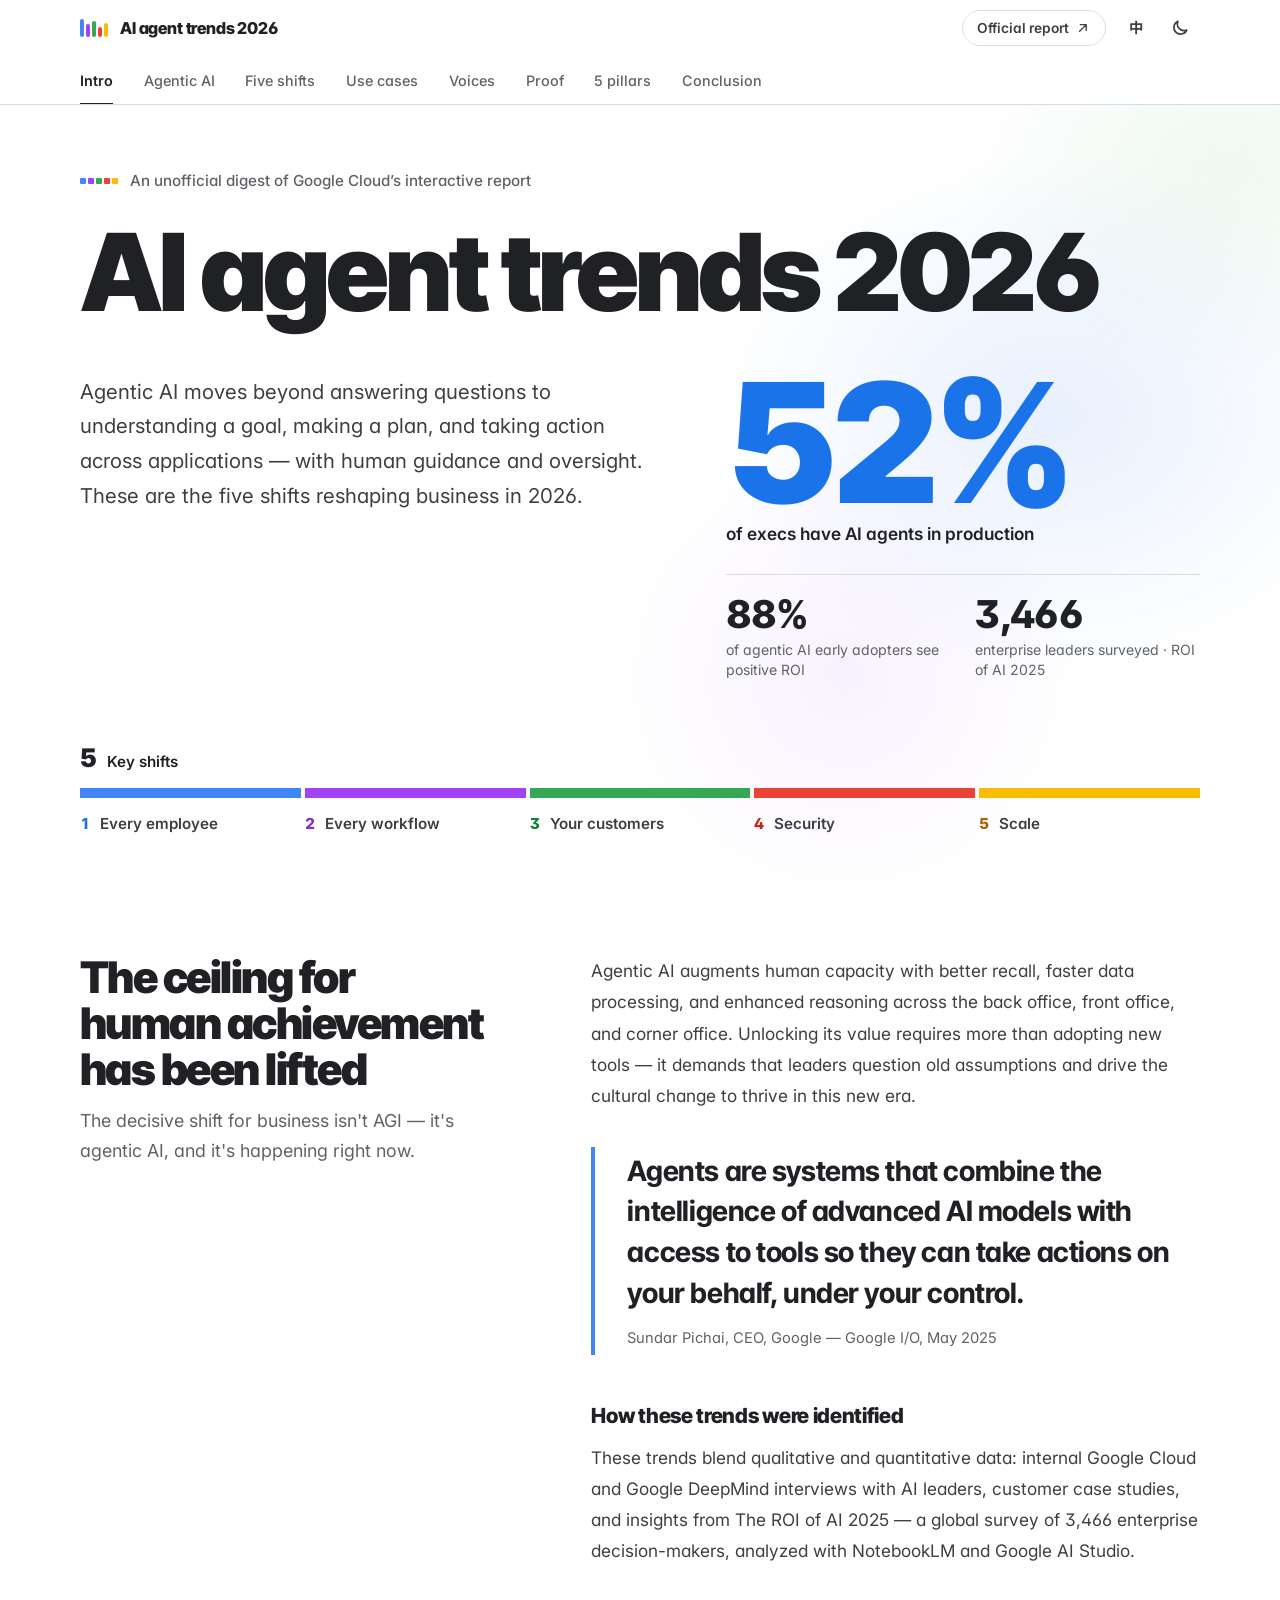
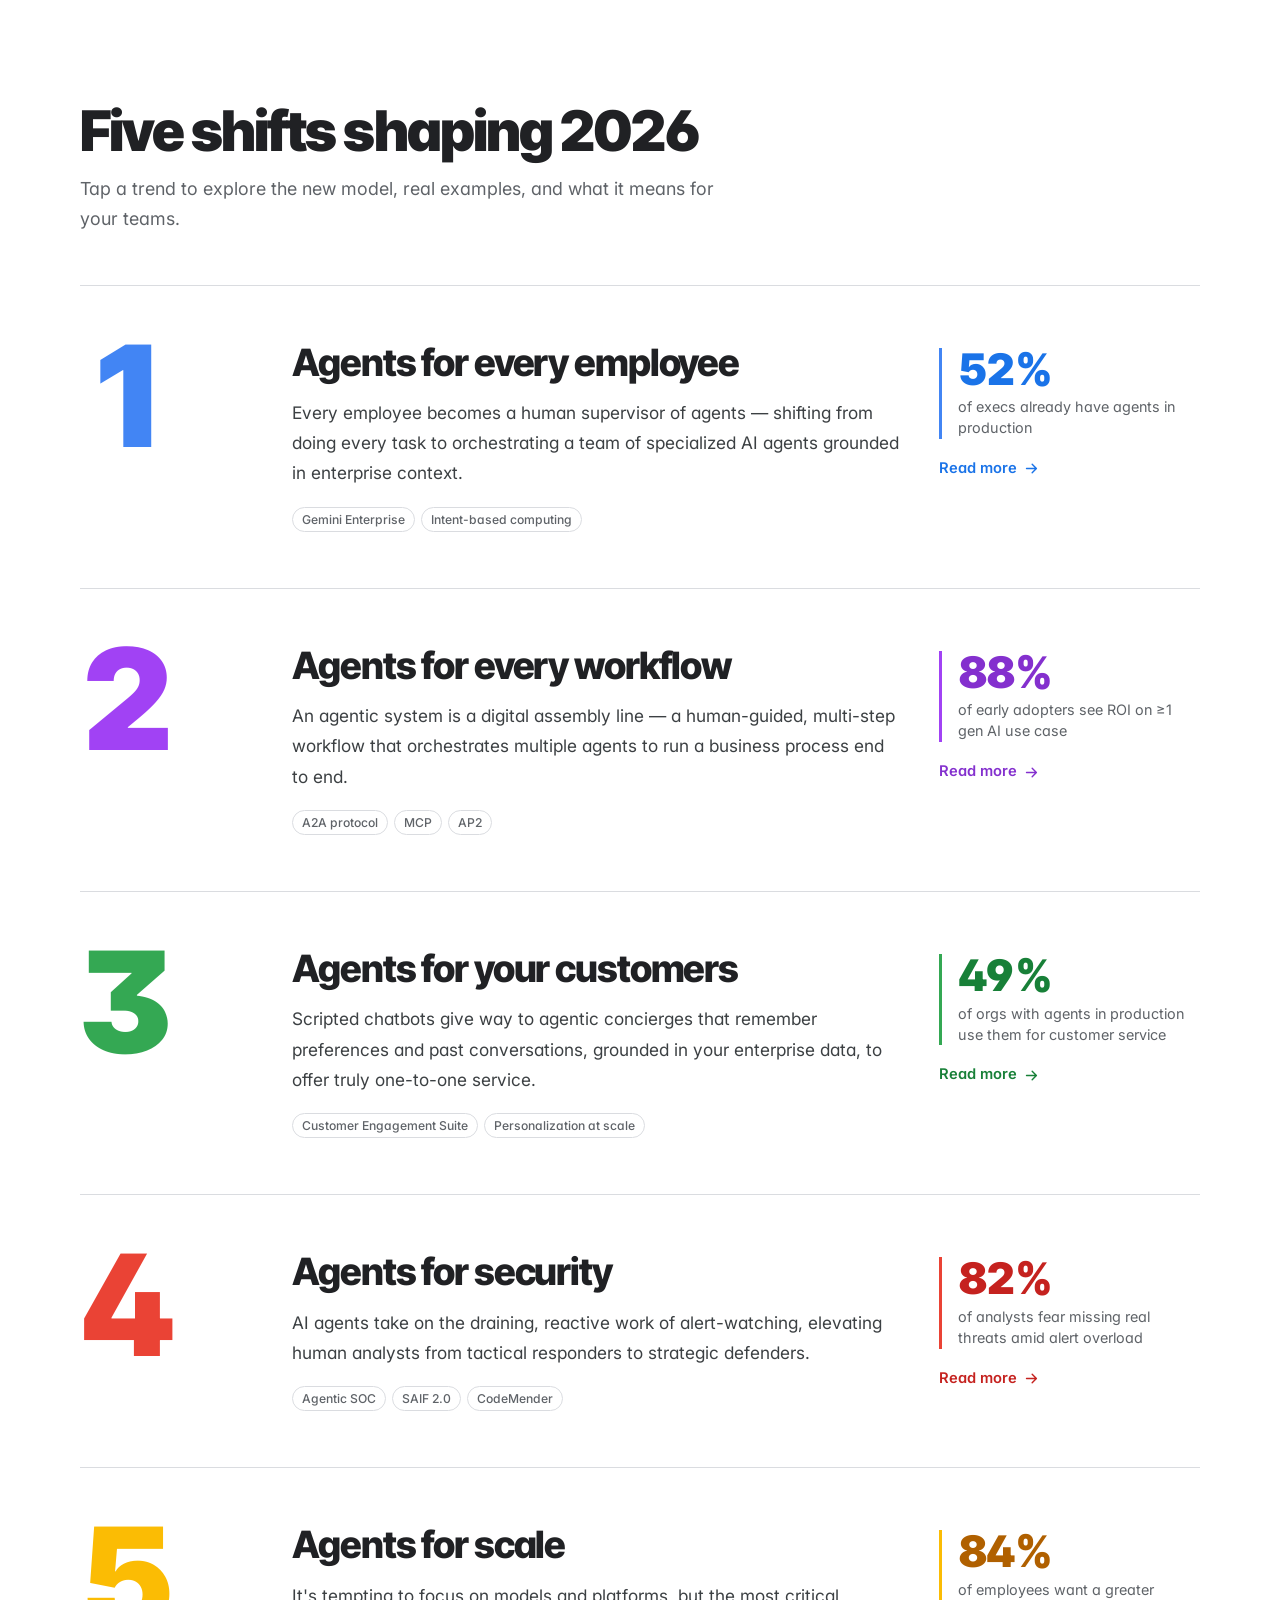
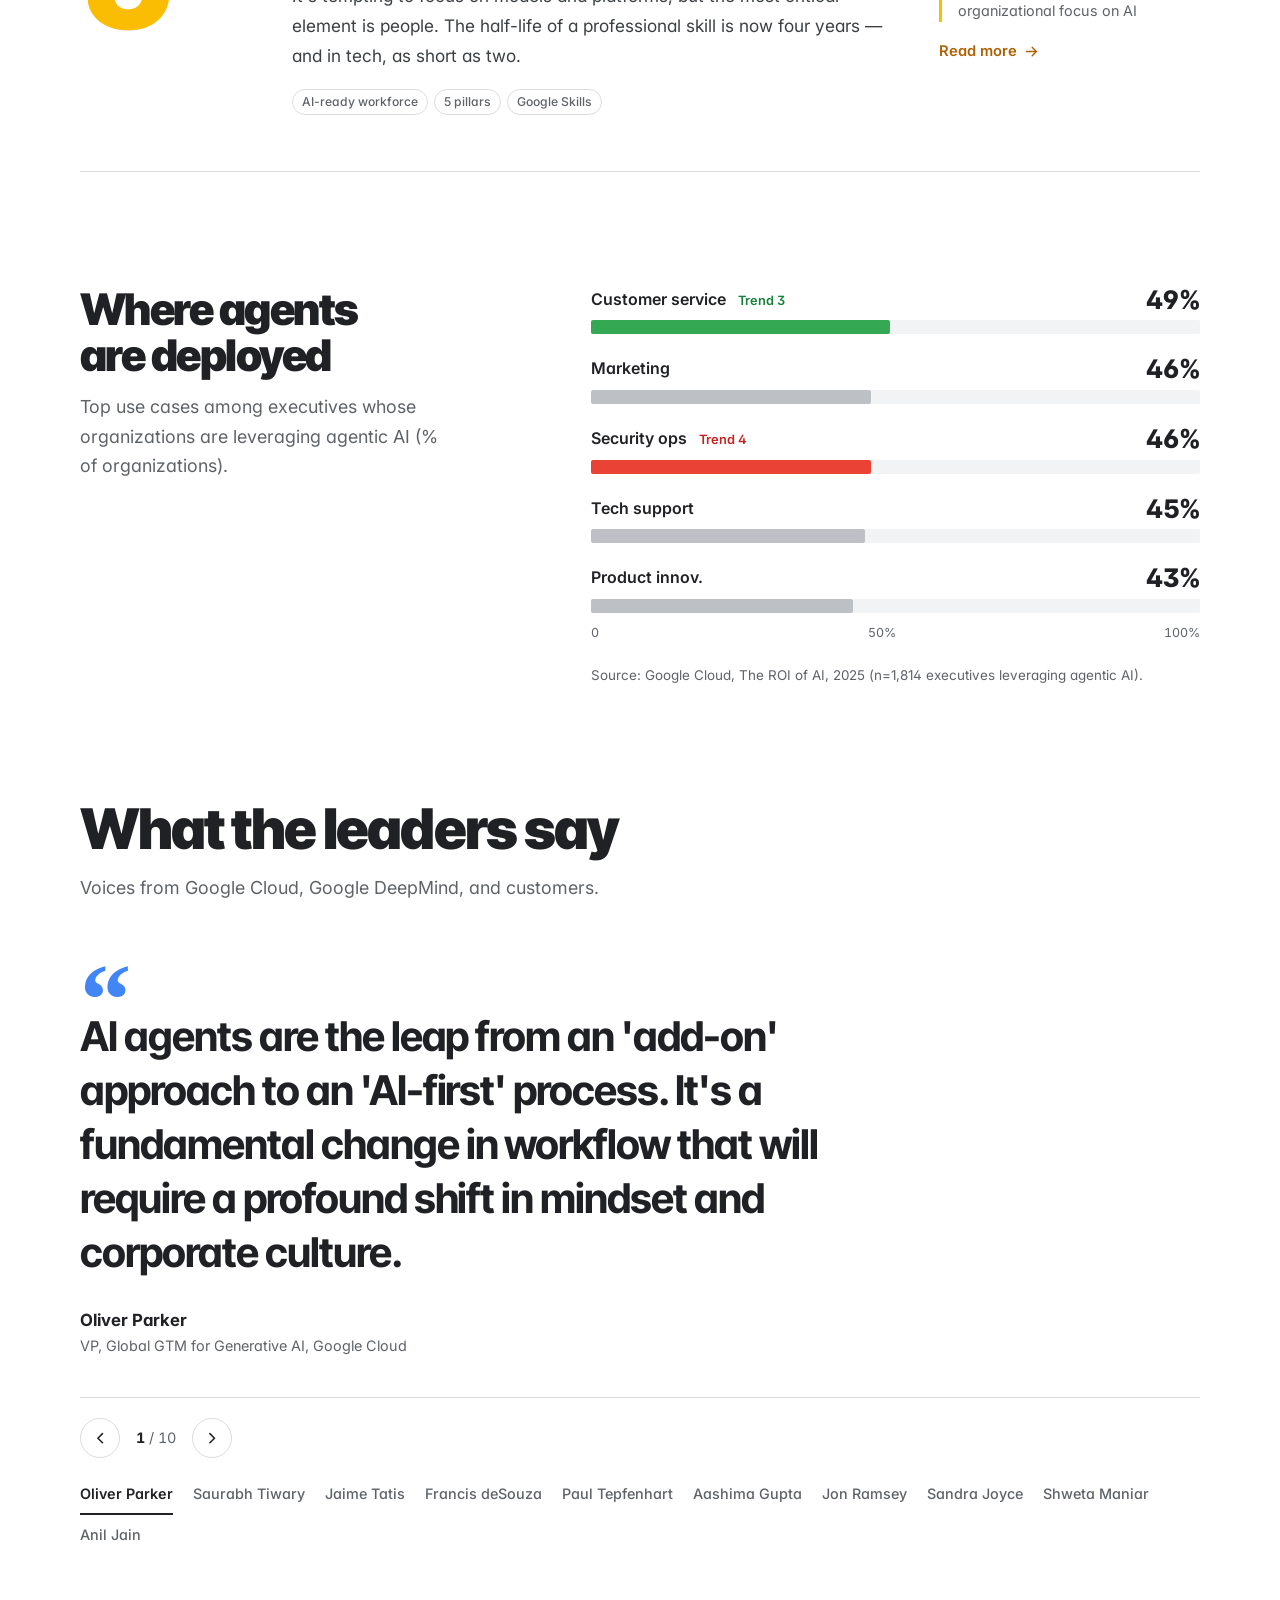
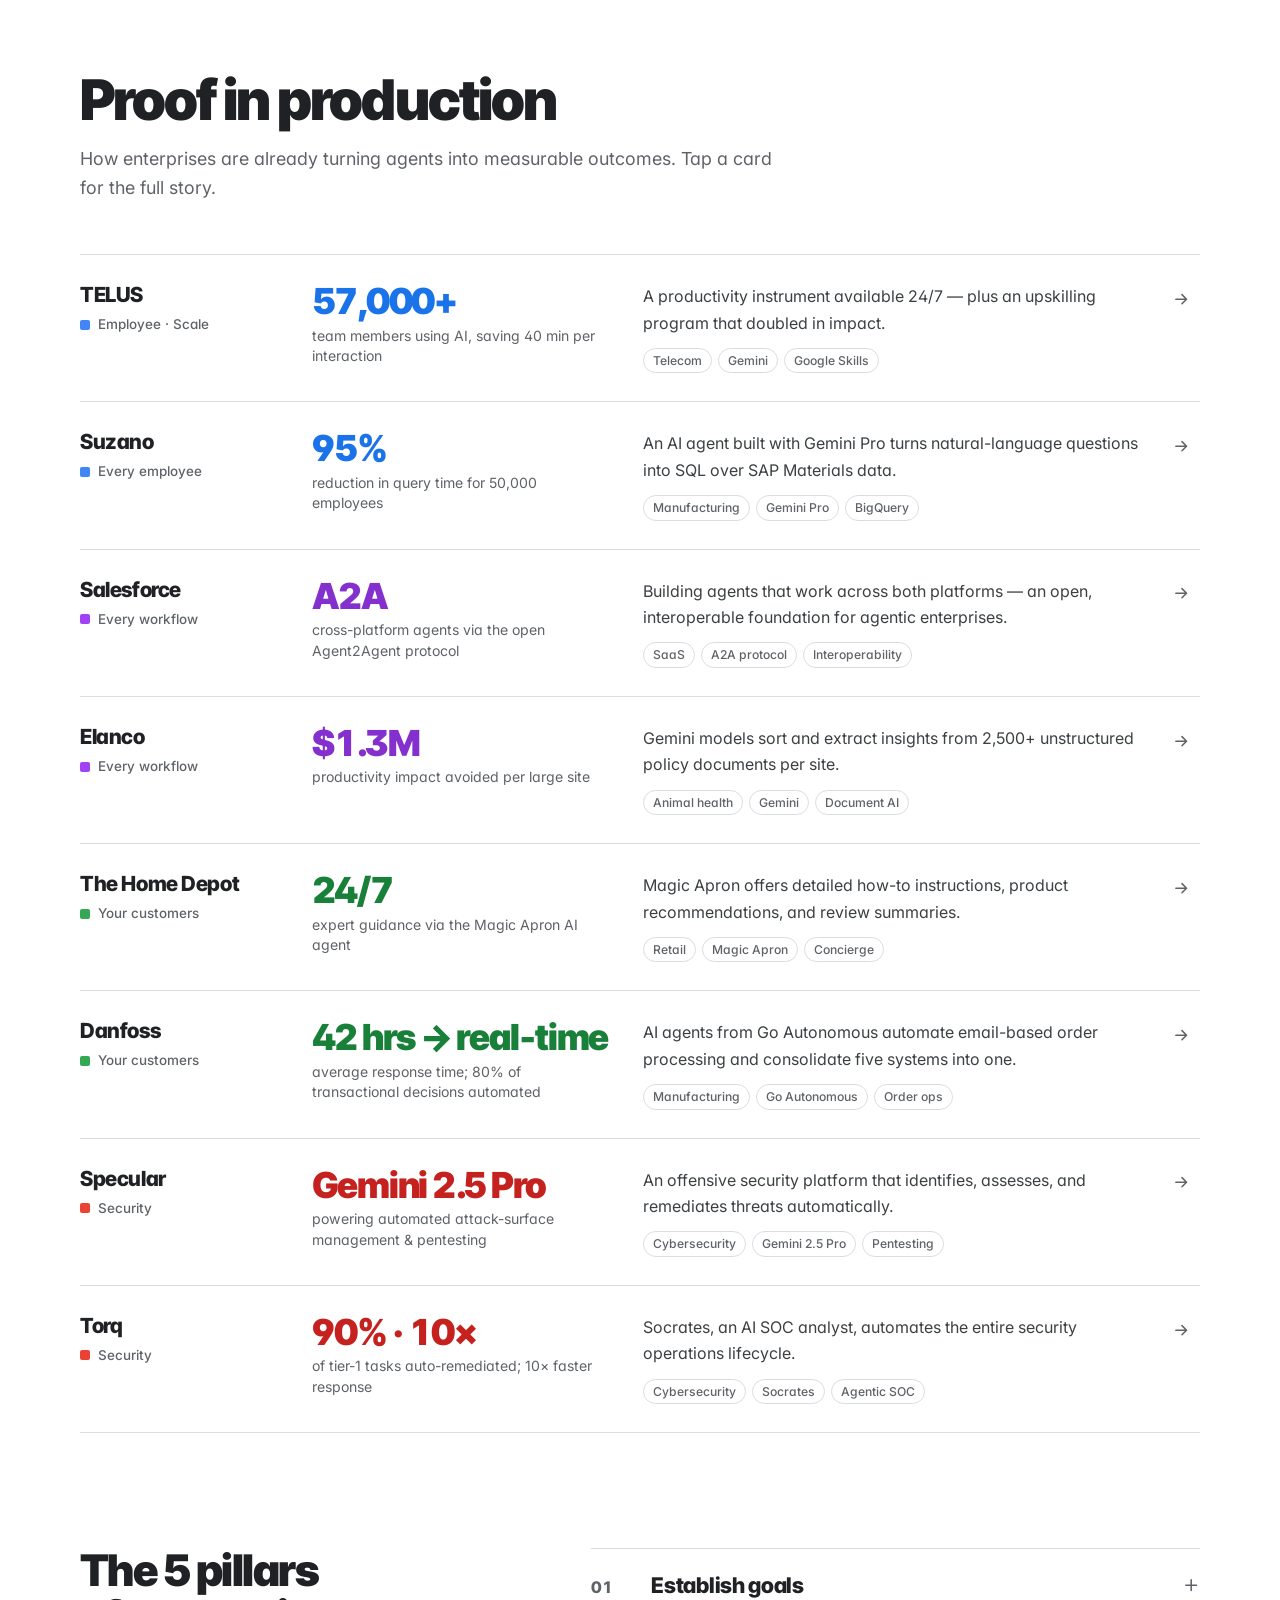
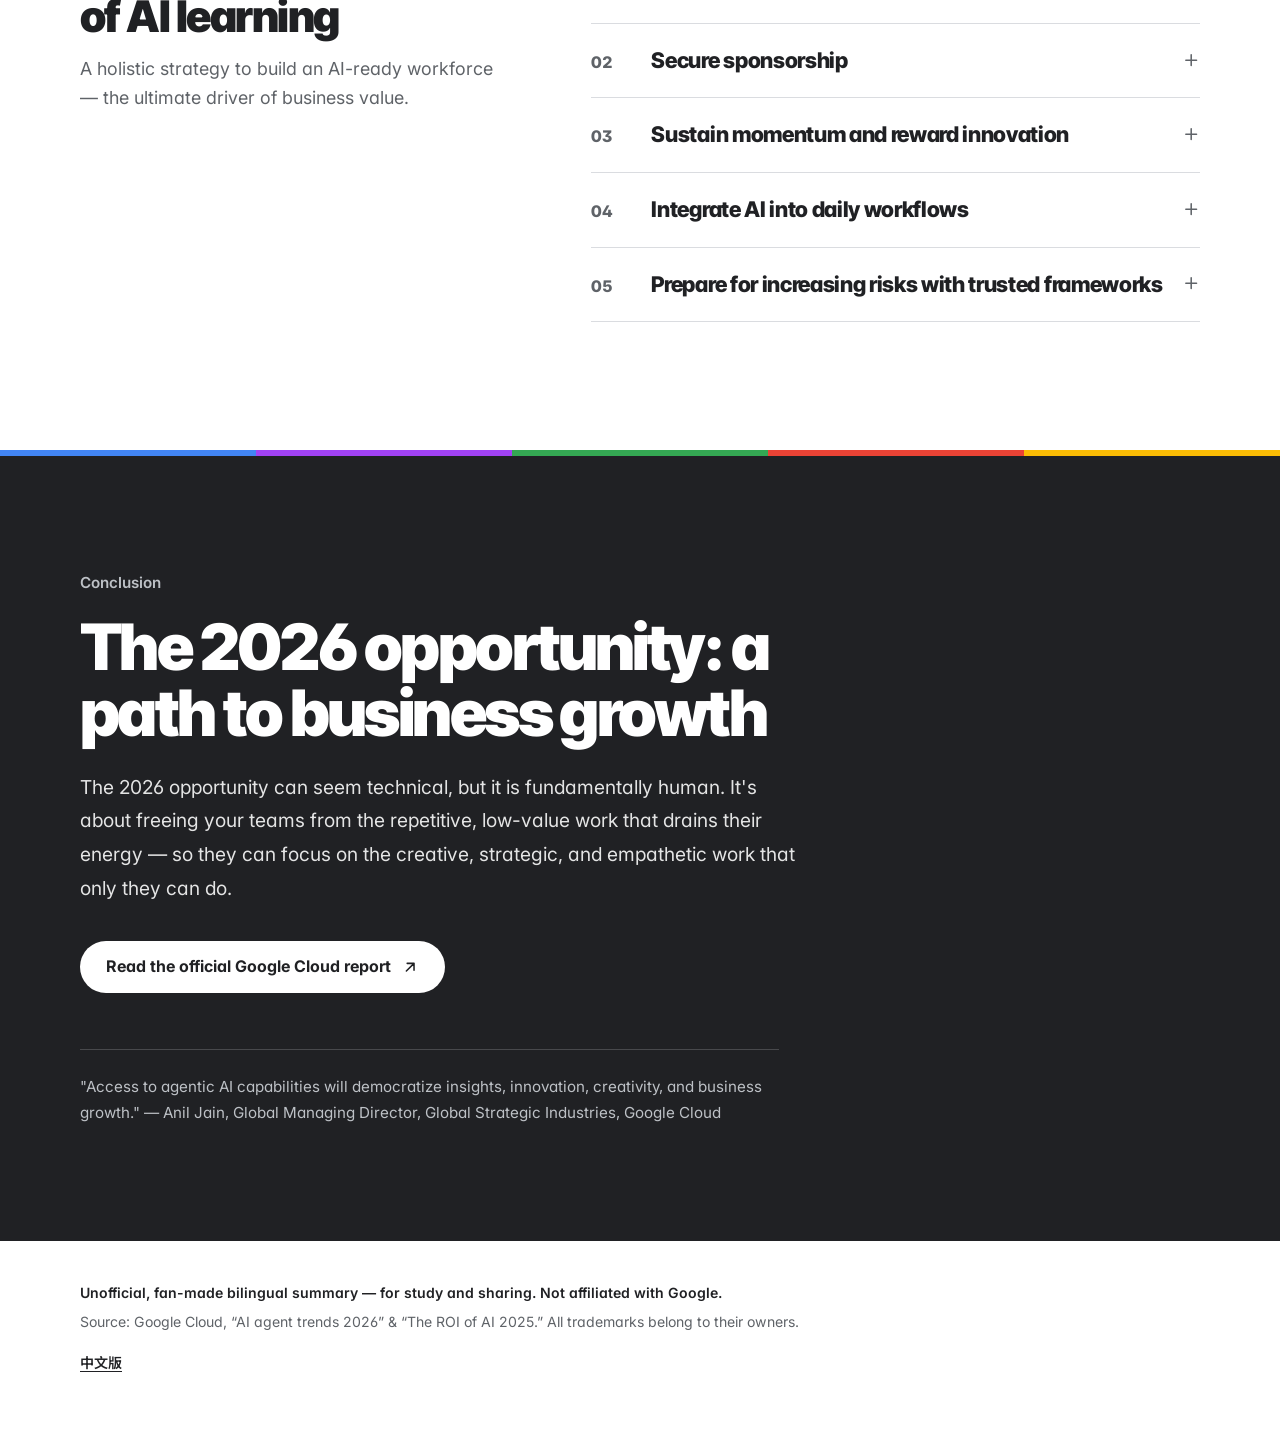
<file: en/index.html>
<!DOCTYPE html>
<html lang="en" data-theme="light">
<head>
  <!-- ==== Google Analytics 4 (Measurement ID: G-3LR94YY7QD) ==== -->
  <script async src="https://www.googletagmanager.com/gtag/js?id=G-3LR94YY7QD"></script>
  <script>
    window.dataLayer = window.dataLayer || [];
    function gtag(){ dataLayer.push(arguments); }
    gtag('js', new Date());
    gtag('config', 'G-3LR94YY7QD');
  </script>

  <meta charset="UTF-8" />
  <meta name="viewport" content="width=device-width, initial-scale=1.0, viewport-fit=cover" />

  <!-- ==== Primary meta (document.title kept in sync by app.js from SITE_META) ==== -->
  <title>AI agent trends 2026 · Five shifts that will redefine roles, workflows, and business value.</title>
  <meta name="description" content="An interactive summary of Google Cloud's AI agent trends 2026 — the five shifts redefining roles, workflows, and business value. Unofficial study &amp; sharing edition." />
  <link rel="canonical" href="https://google-ai-agent-trends-2026.peteraim.com/en/" />
  <link rel="alternate" hreflang="zh-Hant" href="https://google-ai-agent-trends-2026.peteraim.com/" />
  <link rel="alternate" hreflang="en" href="https://google-ai-agent-trends-2026.peteraim.com/en/" />
  <link rel="alternate" hreflang="x-default" href="https://google-ai-agent-trends-2026.peteraim.com/" />
  <meta name="theme-color" content="#FFFFFF" media="(prefers-color-scheme: light)" />
  <meta name="theme-color" content="#111316" media="(prefers-color-scheme: dark)" />

  <!-- ==== Theme before first paint: saved choice, else the OS setting ==== -->
  <script>
    (function (d) {
      var t = null;
      try { t = localStorage.getItem("theme"); } catch (e) {}
      if (!t) t = window.matchMedia && matchMedia("(prefers-color-scheme: dark)").matches ? "dark" : "light";
      d.setAttribute("data-theme", t);
    })(document.documentElement);
  </script>

  <!-- ==== Open Graph ==== -->
  <meta property="og:type" content="website" />
  <meta property="og:title" content="AI agent trends 2026 · Five shifts that will redefine roles, workflows, and business value." />
  <meta property="og:description" content="An interactive summary of Google Cloud's AI agent trends 2026 — the five shifts redefining roles, workflows, and business value. Unofficial study &amp; sharing edition." />
  <meta property="og:url" content="https://google-ai-agent-trends-2026.peteraim.com/en/" />
  <meta property="og:image" content="https://google-ai-agent-trends-2026.peteraim.com/assets/og-image.png" />
  <meta property="og:image:width" content="2400" />
  <meta property="og:image:height" content="1260" />

  <!-- ==== Twitter ==== -->
  <meta name="twitter:card" content="summary_large_image" />
  <meta name="twitter:title" content="AI agent trends 2026 · Five shifts that will redefine roles, workflows, and business value." />
  <meta name="twitter:description" content="An interactive summary of Google Cloud's AI agent trends 2026 — the five shifts redefining roles, workflows, and business value. Unofficial study &amp; sharing edition." />
  <meta name="twitter:image" content="https://google-ai-agent-trends-2026.peteraim.com/assets/og-image.png" />

  <!-- ==== JSON-LD structured data ==== -->
  <script type="application/ld+json">
  {
    "@context": "https://schema.org",
    "@type": "WebSite",
    "name": "AI agent trends 2026",
    "alternateName": "AI 代理趨勢 2026",
    "description": "An interactive, bilingual summary of Google Cloud's AI agent trends 2026 — five shifts redefining roles, workflows, and business value.",
    "url": "https://google-ai-agent-trends-2026.peteraim.com/",
    "inLanguage": ["en", "zh-Hant"],
    "isBasedOn": "https://cloud.google.com/resources/content/ai-agent-trends-2026"
  }
  </script>

  <!-- ==== Fonts (CDN, no local files): Inter Tight display, Inter body, Noto Sans TC for Chinese ==== -->
  <link rel="preconnect" href="https://fonts.googleapis.com" />
  <link rel="preconnect" href="https://fonts.gstatic.com" crossorigin />
  <link href="https://fonts.googleapis.com/css2?family=Inter+Tight:wght@600;700;800;900&family=Inter:wght@400;500;600;700&family=Noto+Sans+TC:wght@400;500;700;900&display=swap" rel="stylesheet" />

  <link rel="stylesheet" href="../assets/styles.css" />
</head>
<body>
  <a class="skip-link" href="#sections" data-i18n="skip">Skip to content</a>

  <!-- ==== App bar ==== -->
  <header class="appbar">
    <div class="appbar__inner">
      <a class="brand" href="#top" aria-label="AI agent trends 2026">
        <span class="spectrum spectrum--brand" aria-hidden="true"><i></i><i></i><i></i><i></i><i></i></span>
        <span class="brand__name" id="brandName">AI agent trends 2026</span>
      </a>

      <div class="appbar__actions">
        <a class="src-link" id="srcLink" href="https://cloud.google.com/resources/content/ai-agent-trends-2026"
           target="_blank" rel="noopener" data-i18n="sourceTitle" data-i18n-attr="title" title="Official Google Cloud report">
          <span class="src-link__txt" data-i18n="sourceTxt">Official report</span>
          <svg class="ico" viewBox="0 0 24 24" aria-hidden="true"><path d="M7 17 17 7M8 7h9v9" fill="none" stroke="currentColor" stroke-width="2" stroke-linecap="round" stroke-linejoin="round"/></svg>
        </a>

        <a class="icon-btn" id="langToggle" href="/" hreflang="zh-Hant" rel="alternate"
           title="中文版" aria-label="中文版">
          <span class="icon-btn__txt" id="langLabel">中</span>
        </a>

        <button class="icon-btn" id="themeToggle" type="button" aria-pressed="false"
                data-i18n="theme" data-i18n-attr="aria-label" aria-label="Toggle dark mode">
          <svg class="ico ico--moon" viewBox="0 0 24 24" aria-hidden="true"><path d="M20 14.5A8 8 0 0 1 9.5 4a8 8 0 1 0 10.5 10.5Z" fill="none" stroke="currentColor" stroke-width="2" stroke-linejoin="round"/></svg>
          <svg class="ico ico--sun" viewBox="0 0 24 24" aria-hidden="true"><circle cx="12" cy="12" r="4" fill="none" stroke="currentColor" stroke-width="2"/><path d="M12 2v2M12 20v2M2 12h2M20 12h2M4.9 4.9l1.4 1.4M17.7 17.7l1.4 1.4M4.9 19.1l1.4-1.4M17.7 6.3l1.4-1.4" stroke="currentColor" stroke-width="2" stroke-linecap="round"/></svg>
        </button>
      </div>
    </div>
  </header>

  <!-- ==== Sticky section nav (auto-generated anchor links + scrollspy) ==== -->
  <nav class="sectionnav" id="sectionNav" aria-label="Section navigation">
    <div class="sectionnav__inner" id="sectionNavInner"></div>
  </nav>

  <span id="top"></span>

  <!-- ==== Composite sections (rendered in order from SITE_SECTIONS) ==== -->
  <main id="sections" aria-live="polite">
<section class="section section--hero" id="overview" aria-labelledby="overview-heading"><header class="hero__head"><p class="hero__eyebrow"><span class="spectrum" aria-hidden="true"><i></i><i></i><i></i><i></i><i></i></span>An unofficial digest of Google Cloud’s interactive report</p><h1 id="overview-heading" class="hero__title">AI agent trends 2026</h1></header><div class="hero__grid"><div class="hero__copy"><p class="hero__lede">Agentic AI moves beyond answering questions to understanding a goal, making a plan, and taking action across applications — with human guidance and oversight. These are the five shifts reshaping business in 2026.</p></div><div class="hero__figures"><div class="hero__feature"><b class="hero__num" data-count="52" data-suffix="%">52%</b><span class="hero__num-label">of execs have AI agents in production</span></div><dl class="hero__companions"><div class="hero__companion"><dt><b class="hero__num-sm" data-count="88" data-suffix="%">88%</b></dt><dd>of agentic AI early adopters see positive ROI</dd></div><div class="hero__companion"><dt><b class="hero__num-sm" data-count="3466" data-suffix="">3,466</b></dt><dd>enterprise leaders surveyed · ROI of AI 2025</dd></div></dl></div></div><nav class="shifts" aria-label="5 Key shifts"><p class="shifts__label"><b>5</b>Key shifts</p><ol class="shifts__list"><li class="shift is-t1"><a href="#agents-for-every-employee"><span class="shift__num">1</span><span class="shift__name">Every employee</span></a></li><li class="shift is-t2"><a href="#agents-for-every-workflow"><span class="shift__num">2</span><span class="shift__name">Every workflow</span></a></li><li class="shift is-t3"><a href="#agents-for-your-customers"><span class="shift__num">3</span><span class="shift__name">Your customers</span></a></li><li class="shift is-t4"><a href="#agents-for-security"><span class="shift__num">4</span><span class="shift__name">Security</span></a></li><li class="shift is-t5"><a href="#agents-for-scale"><span class="shift__num">5</span><span class="shift__name">Scale</span></a></li></ol></nav></section><section class="section section--prose" id="about" aria-labelledby="about-heading"><header class="section-head"><h2 id="about-heading">The ceiling for human achievement has been lifted</h2><p class="section-head__sub">The decisive shift for business isn't AGI — it's agentic AI, and it's happening right now.</p></header><div class="prose"><p>Agentic AI augments human capacity with better recall, faster data processing, and enhanced reasoning across the back office, front office, and corner office. Unlocking its value requires more than adopting new tools — it demands that leaders question old assumptions and drive the cultural change to thrive in this new era.</p><blockquote class="callout"><p>Agents are systems that combine the intelligence of advanced AI models with access to tools so they can take actions on your behalf, under your control.</p><cite class="callout__cite">Sundar Pichai, CEO, Google — Google I/O, May 2025</cite></blockquote><h3>How these trends were identified</h3><p>These trends blend qualitative and quantitative data: internal Google Cloud and Google DeepMind interviews with AI leaders, customer case studies, and insights from The ROI of AI 2025 — a global survey of 3,466 enterprise decision-makers, analyzed with NotebookLM and Google AI Studio.</p></div></section><section class="section section--cards" id="trends" aria-labelledby="trends-heading"><header class="section-head"><h2 id="trends-heading">Five shifts shaping 2026</h2><p class="section-head__sub">Tap a trend to explore the new model, real examples, and what it means for your teams.</p></header><div class="trends"><article class="trend is-t1" id="agents-for-every-employee" tabindex="0" role="button" data-slug="agents-for-every-employee" aria-label="Trend 1: Agents for every employee"><span class="trend__num" aria-hidden="true">1</span><div class="trend__body"><h3 class="trend__title">Agents for every employee</h3><p class="trend__summary">Every employee becomes a human supervisor of agents — shifting from doing every task to orchestrating a team of specialized AI agents grounded in enterprise context.</p><div class="card__tags"><span class="tag">Gemini Enterprise</span><span class="tag">Intent-based computing</span></div></div><div class="trend__side"><div class="trend__stat"><b>52%</b><span>of execs already have agents in production</span></div><span class="more" aria-hidden="true">Read more<svg class="ico" viewBox="0 0 24 24" aria-hidden="true"><path d="M5 12h13M13 6l6 6-6 6" fill="none" stroke="currentColor" stroke-width="2" stroke-linecap="round" stroke-linejoin="round"></path></svg></span></div></article><article class="trend is-t2" id="agents-for-every-workflow" tabindex="0" role="button" data-slug="agents-for-every-workflow" aria-label="Trend 2: Agents for every workflow"><span class="trend__num" aria-hidden="true">2</span><div class="trend__body"><h3 class="trend__title">Agents for every workflow</h3><p class="trend__summary">An agentic system is a digital assembly line — a human-guided, multi-step workflow that orchestrates multiple agents to run a business process end to end.</p><div class="card__tags"><span class="tag">A2A protocol</span><span class="tag">MCP</span><span class="tag">AP2</span></div></div><div class="trend__side"><div class="trend__stat"><b>88%</b><span>of early adopters see ROI on ≥1 gen AI use case</span></div><span class="more" aria-hidden="true">Read more<svg class="ico" viewBox="0 0 24 24" aria-hidden="true"><path d="M5 12h13M13 6l6 6-6 6" fill="none" stroke="currentColor" stroke-width="2" stroke-linecap="round" stroke-linejoin="round"></path></svg></span></div></article><article class="trend is-t3" id="agents-for-your-customers" tabindex="0" role="button" data-slug="agents-for-your-customers" aria-label="Trend 3: Agents for your customers"><span class="trend__num" aria-hidden="true">3</span><div class="trend__body"><h3 class="trend__title">Agents for your customers</h3><p class="trend__summary">Scripted chatbots give way to agentic concierges that remember preferences and past conversations, grounded in your enterprise data, to offer truly one-to-one service.</p><div class="card__tags"><span class="tag">Customer Engagement Suite</span><span class="tag">Personalization at scale</span></div></div><div class="trend__side"><div class="trend__stat"><b>49%</b><span>of orgs with agents in production use them for customer service</span></div><span class="more" aria-hidden="true">Read more<svg class="ico" viewBox="0 0 24 24" aria-hidden="true"><path d="M5 12h13M13 6l6 6-6 6" fill="none" stroke="currentColor" stroke-width="2" stroke-linecap="round" stroke-linejoin="round"></path></svg></span></div></article><article class="trend is-t4" id="agents-for-security" tabindex="0" role="button" data-slug="agents-for-security" aria-label="Trend 4: Agents for security"><span class="trend__num" aria-hidden="true">4</span><div class="trend__body"><h3 class="trend__title">Agents for security</h3><p class="trend__summary">AI agents take on the draining, reactive work of alert-watching, elevating human analysts from tactical responders to strategic defenders.</p><div class="card__tags"><span class="tag">Agentic SOC</span><span class="tag">SAIF 2.0</span><span class="tag">CodeMender</span></div></div><div class="trend__side"><div class="trend__stat"><b>82%</b><span>of analysts fear missing real threats amid alert overload</span></div><span class="more" aria-hidden="true">Read more<svg class="ico" viewBox="0 0 24 24" aria-hidden="true"><path d="M5 12h13M13 6l6 6-6 6" fill="none" stroke="currentColor" stroke-width="2" stroke-linecap="round" stroke-linejoin="round"></path></svg></span></div></article><article class="trend is-t5" id="agents-for-scale" tabindex="0" role="button" data-slug="agents-for-scale" aria-label="Trend 5: Agents for scale"><span class="trend__num" aria-hidden="true">5</span><div class="trend__body"><h3 class="trend__title">Agents for scale</h3><p class="trend__summary">It's tempting to focus on models and platforms, but the most critical element is people. The half-life of a professional skill is now four years — and in tech, as short as two.</p><div class="card__tags"><span class="tag">AI-ready workforce</span><span class="tag">5 pillars</span><span class="tag">Google Skills</span></div></div><div class="trend__side"><div class="trend__stat"><b>84%</b><span>of employees want a greater organizational focus on AI</span></div><span class="more" aria-hidden="true">Read more<svg class="ico" viewBox="0 0 24 24" aria-hidden="true"><path d="M5 12h13M13 6l6 6-6 6" fill="none" stroke="currentColor" stroke-width="2" stroke-linecap="round" stroke-linejoin="round"></path></svg></span></div></article></div></section><section class="section section--bars" id="usecases" aria-labelledby="usecases-heading"><header class="section-head"><h2 id="usecases-heading">Where agents are deployed</h2><p class="section-head__sub">Top use cases among executives whose organizations are leveraging agentic AI (% of organizations).</p></header><figure class="chart"><ol class="hbars" aria-label="Where agents are deployed"><li class="hbar is-t3"><span class="hbar__label">Customer service <span class="hbar__trend">Trend 3</span></span><span class="hbar__track" aria-hidden="true"><span class="hbar__fill" style="width:49%"></span></span><b class="hbar__val">49%</b></li><li class="hbar"><span class="hbar__label">Marketing</span><span class="hbar__track" aria-hidden="true"><span class="hbar__fill" style="width:46%"></span></span><b class="hbar__val">46%</b></li><li class="hbar is-t4"><span class="hbar__label">Security ops <span class="hbar__trend">Trend 4</span></span><span class="hbar__track" aria-hidden="true"><span class="hbar__fill" style="width:46%"></span></span><b class="hbar__val">46%</b></li><li class="hbar"><span class="hbar__label">Tech support</span><span class="hbar__track" aria-hidden="true"><span class="hbar__fill" style="width:45%"></span></span><b class="hbar__val">45%</b></li><li class="hbar"><span class="hbar__label">Product innov.</span><span class="hbar__track" aria-hidden="true"><span class="hbar__fill" style="width:43%"></span></span><b class="hbar__val">43%</b></li></ol><div class="hbars__scale" aria-hidden="true"><span>0</span><span>50%</span><span>100%</span></div><figcaption class="chart-source">Source: Google Cloud, The ROI of AI, 2025 (n=1,814 executives leveraging agentic AI).</figcaption></figure></section><section class="section section--quotes" id="voices" aria-labelledby="voices-heading"><header class="section-head"><h2 id="voices-heading">What the leaders say</h2><p class="section-head__sub">Voices from Google Cloud, Google DeepMind, and customers.</p></header><div class="voices"><div class="voices__stage" aria-live="polite"><figure class="quote" id="voices-q1"><blockquote><p>AI agents are the leap from an 'add-on' approach to an 'AI-first' process. It's a fundamental change in workflow that will require a profound shift in mindset and corporate culture.</p></blockquote><figcaption class="quote-by"><span class="quote-name">Oliver Parker</span><span class="quote-role">VP, Global GTM for Generative AI, Google Cloud</span></figcaption></figure><figure class="quote" id="voices-q2"><blockquote><p>By 2026, agents will manage complex, multi-step workflows across systems. A key responsibility of employees will be to set the strategy and oversee the system of agents responsible for tasks.</p></blockquote><figcaption class="quote-by"><span class="quote-name">Saurabh Tiwary</span><span class="quote-role">VP, General Manager, Cloud AI, Google Cloud</span></figcaption></figure><figure class="quote" id="voices-q3"><blockquote><p>At TELUS, over 57,000 team members regularly use AI and save 40 minutes per AI interaction — a fundamental mindset shift to recognizing it as a 24/7 productivity instrument.</p></blockquote><figcaption class="quote-by"><span class="quote-name">Jaime Tatis</span><span class="quote-role">Chief AI Officer, TELUS</span></figcaption></figure><figure class="quote" id="voices-q4"><blockquote><p>AI is driving a generational refactoring of the enterprise — the core workflows and the entire technology stack — shifting human roles to focus on high-value, strategic orchestration.</p></blockquote><figcaption class="quote-by"><span class="quote-name">Francis deSouza</span><span class="quote-role">COO and President, Security Products, Google Cloud</span></figcaption></figure><figure class="quote" id="voices-q5"><blockquote><p>Agents allow for quicker, more natural interaction by letting customers speak and provide context. This return to verbal communication will be a reality in the next 1–3 years.</p></blockquote><figcaption class="quote-by"><span class="quote-name">Paul Tepfenhart</span><span class="quote-role">Director, Retail &amp; Consumer, Global Strategic Industries, Google Cloud</span></figcaption></figure><figure class="quote" id="voices-q6"><blockquote><p>The greatest promise of agentic AI in 2026 is moving healthcare from a reactionary system into a predictive learning health system — delivering proactive insights directly into the clinician's workflow.</p></blockquote><figcaption class="quote-by"><span class="quote-name">Aashima Gupta</span><span class="quote-role">Director, Healthcare, Global Strategic Industries, Google Cloud</span></figcaption></figure><figure class="quote" id="voices-q7"><blockquote><p>Agents detect and respond faster to enterprise risks. More importantly, they elevate our SOC analysts from tactical responders to strategic defenders.</p></blockquote><figcaption class="quote-by"><span class="quote-name">Jon Ramsey</span><span class="quote-role">VP &amp; General Manager, Security, Google Cloud</span></figcaption></figure><figure class="quote" id="voices-q8"><blockquote><p>AI is already being used to find zero-days, identify malicious code, and uplift the work of defenders. As threat actors adopt the technology, it will be our best tool to meet this new challenge.</p></blockquote><figcaption class="quote-by"><span class="quote-name">Sandra Joyce</span><span class="quote-role">VP of Threat Intelligence, Google Cloud</span></figcaption></figure><figure class="quote" id="voices-q9"><blockquote><p>In 2026, the shift of employee scope to include agent management will create a skills gap. The expertise to be an 'agent orchestrator' or 'Chief of Staff for AI' simply doesn't exist in the market yet.</p></blockquote><figcaption class="quote-by"><span class="quote-name">Shweta Maniar</span><span class="quote-role">Director, Life Sciences, Global Strategic Industries, Google Cloud</span></figcaption></figure><figure class="quote" id="voices-q10"><blockquote><p>Access to agentic AI capabilities will democratize insights, innovation, creativity, and business growth — but comes with tremendous responsibility to ensure secure, ethical, and fair outcomes for all.</p></blockquote><figcaption class="quote-by"><span class="quote-name">Anil Jain</span><span class="quote-role">Global Managing Director, Global Strategic Industries, Google Cloud</span></figcaption></figure></div><div class="voices__nav"><button type="button" class="voices__step" data-step="-1" aria-label="Previous quote"><svg class="ico" viewBox="0 0 24 24" aria-hidden="true"><path d="M15 6l-6 6 6 6" fill="none" stroke="currentColor" stroke-width="2" stroke-linecap="round" stroke-linejoin="round"></path></svg></button><span class="voices__count"><b class="voices__cur">1</b> / 10</span><button type="button" class="voices__step" data-step="1" aria-label="Next quote"><svg class="ico" viewBox="0 0 24 24" aria-hidden="true"><path d="M9 6l6 6-6 6" fill="none" stroke="currentColor" stroke-width="2" stroke-linecap="round" stroke-linejoin="round"></path></svg></button><ol class="voices__names"><li><button type="button" class="voice-name" data-q="0" aria-pressed="false" aria-controls="voices-q1">Oliver Parker</button></li><li><button type="button" class="voice-name" data-q="1" aria-pressed="false" aria-controls="voices-q2">Saurabh Tiwary</button></li><li><button type="button" class="voice-name" data-q="2" aria-pressed="false" aria-controls="voices-q3">Jaime Tatis</button></li><li><button type="button" class="voice-name" data-q="3" aria-pressed="false" aria-controls="voices-q4">Francis deSouza</button></li><li><button type="button" class="voice-name" data-q="4" aria-pressed="false" aria-controls="voices-q5">Paul Tepfenhart</button></li><li><button type="button" class="voice-name" data-q="5" aria-pressed="false" aria-controls="voices-q6">Aashima Gupta</button></li><li><button type="button" class="voice-name" data-q="6" aria-pressed="false" aria-controls="voices-q7">Jon Ramsey</button></li><li><button type="button" class="voice-name" data-q="7" aria-pressed="false" aria-controls="voices-q8">Sandra Joyce</button></li><li><button type="button" class="voice-name" data-q="8" aria-pressed="false" aria-controls="voices-q9">Shweta Maniar</button></li><li><button type="button" class="voice-name" data-q="9" aria-pressed="false" aria-controls="voices-q10">Anil Jain</button></li></ol></div></div></section><section class="section section--cases" id="proof" aria-labelledby="proof-heading"><header class="section-head"><h2 id="proof-heading">Proof in production</h2><p class="section-head__sub">How enterprises are already turning agents into measurable outcomes. Tap a card for the full story.</p></header><div class="cases"><article class="case is-t1" tabindex="0" role="button" data-slug="case-telus" aria-label="TELUS"><div class="case__who"><span class="case__company">TELUS</span><span class="case__trend">Employee · Scale</span></div><div class="case__metric"><b>57,000+</b><span>team members using AI, saving 40 min per interaction</span></div><div class="case__body"><p class="case__summary">A productivity instrument available 24/7 — plus an upskilling program that doubled in impact.</p><div class="card__tags"><span class="tag">Telecom</span><span class="tag">Gemini</span><span class="tag">Google Skills</span></div></div><span class="case__go" aria-hidden="true"><svg class="ico" viewBox="0 0 24 24" aria-hidden="true"><path d="M5 12h13M13 6l6 6-6 6" fill="none" stroke="currentColor" stroke-width="2" stroke-linecap="round" stroke-linejoin="round"></path></svg></span></article><article class="case is-t1" tabindex="0" role="button" data-slug="case-suzano" aria-label="Suzano"><div class="case__who"><span class="case__company">Suzano</span><span class="case__trend">Every employee</span></div><div class="case__metric"><b>95%</b><span>reduction in query time for 50,000 employees</span></div><div class="case__body"><p class="case__summary">An AI agent built with Gemini Pro turns natural-language questions into SQL over SAP Materials data.</p><div class="card__tags"><span class="tag">Manufacturing</span><span class="tag">Gemini Pro</span><span class="tag">BigQuery</span></div></div><span class="case__go" aria-hidden="true"><svg class="ico" viewBox="0 0 24 24" aria-hidden="true"><path d="M5 12h13M13 6l6 6-6 6" fill="none" stroke="currentColor" stroke-width="2" stroke-linecap="round" stroke-linejoin="round"></path></svg></span></article><article class="case is-t2" tabindex="0" role="button" data-slug="case-salesforce" aria-label="Salesforce"><div class="case__who"><span class="case__company">Salesforce</span><span class="case__trend">Every workflow</span></div><div class="case__metric"><b>A2A</b><span>cross-platform agents via the open Agent2Agent protocol</span></div><div class="case__body"><p class="case__summary">Building agents that work across both platforms — an open, interoperable foundation for agentic enterprises.</p><div class="card__tags"><span class="tag">SaaS</span><span class="tag">A2A protocol</span><span class="tag">Interoperability</span></div></div><span class="case__go" aria-hidden="true"><svg class="ico" viewBox="0 0 24 24" aria-hidden="true"><path d="M5 12h13M13 6l6 6-6 6" fill="none" stroke="currentColor" stroke-width="2" stroke-linecap="round" stroke-linejoin="round"></path></svg></span></article><article class="case is-t2" tabindex="0" role="button" data-slug="case-elanco" aria-label="Elanco"><div class="case__who"><span class="case__company">Elanco</span><span class="case__trend">Every workflow</span></div><div class="case__metric"><b>$1.3M</b><span>productivity impact avoided per large site</span></div><div class="case__body"><p class="case__summary">Gemini models sort and extract insights from 2,500+ unstructured policy documents per site.</p><div class="card__tags"><span class="tag">Animal health</span><span class="tag">Gemini</span><span class="tag">Document AI</span></div></div><span class="case__go" aria-hidden="true"><svg class="ico" viewBox="0 0 24 24" aria-hidden="true"><path d="M5 12h13M13 6l6 6-6 6" fill="none" stroke="currentColor" stroke-width="2" stroke-linecap="round" stroke-linejoin="round"></path></svg></span></article><article class="case is-t3" tabindex="0" role="button" data-slug="case-homedepot" aria-label="The Home Depot"><div class="case__who"><span class="case__company">The Home Depot</span><span class="case__trend">Your customers</span></div><div class="case__metric"><b>24/7</b><span>expert guidance via the Magic Apron AI agent</span></div><div class="case__body"><p class="case__summary">Magic Apron offers detailed how-to instructions, product recommendations, and review summaries.</p><div class="card__tags"><span class="tag">Retail</span><span class="tag">Magic Apron</span><span class="tag">Concierge</span></div></div><span class="case__go" aria-hidden="true"><svg class="ico" viewBox="0 0 24 24" aria-hidden="true"><path d="M5 12h13M13 6l6 6-6 6" fill="none" stroke="currentColor" stroke-width="2" stroke-linecap="round" stroke-linejoin="round"></path></svg></span></article><article class="case is-t3" tabindex="0" role="button" data-slug="case-danfoss" aria-label="Danfoss"><div class="case__who"><span class="case__company">Danfoss</span><span class="case__trend">Your customers</span></div><div class="case__metric"><b>42 hrs → real‑time</b><span>average response time; 80% of transactional decisions automated</span></div><div class="case__body"><p class="case__summary">AI agents from Go Autonomous automate email-based order processing and consolidate five systems into one.</p><div class="card__tags"><span class="tag">Manufacturing</span><span class="tag">Go Autonomous</span><span class="tag">Order ops</span></div></div><span class="case__go" aria-hidden="true"><svg class="ico" viewBox="0 0 24 24" aria-hidden="true"><path d="M5 12h13M13 6l6 6-6 6" fill="none" stroke="currentColor" stroke-width="2" stroke-linecap="round" stroke-linejoin="round"></path></svg></span></article><article class="case is-t4" tabindex="0" role="button" data-slug="case-specular" aria-label="Specular"><div class="case__who"><span class="case__company">Specular</span><span class="case__trend">Security</span></div><div class="case__metric"><b>Gemini 2.5 Pro</b><span>powering automated attack-surface management &amp; pentesting</span></div><div class="case__body"><p class="case__summary">An offensive security platform that identifies, assesses, and remediates threats automatically.</p><div class="card__tags"><span class="tag">Cybersecurity</span><span class="tag">Gemini 2.5 Pro</span><span class="tag">Pentesting</span></div></div><span class="case__go" aria-hidden="true"><svg class="ico" viewBox="0 0 24 24" aria-hidden="true"><path d="M5 12h13M13 6l6 6-6 6" fill="none" stroke="currentColor" stroke-width="2" stroke-linecap="round" stroke-linejoin="round"></path></svg></span></article><article class="case is-t4" tabindex="0" role="button" data-slug="case-torq" aria-label="Torq"><div class="case__who"><span class="case__company">Torq</span><span class="case__trend">Security</span></div><div class="case__metric"><b>90% · 10×</b><span>of tier-1 tasks auto-remediated; 10× faster response</span></div><div class="case__body"><p class="case__summary">Socrates, an AI SOC analyst, automates the entire security operations lifecycle.</p><div class="card__tags"><span class="tag">Cybersecurity</span><span class="tag">Socrates</span><span class="tag">Agentic SOC</span></div></div><span class="case__go" aria-hidden="true"><svg class="ico" viewBox="0 0 24 24" aria-hidden="true"><path d="M5 12h13M13 6l6 6-6 6" fill="none" stroke="currentColor" stroke-width="2" stroke-linecap="round" stroke-linejoin="round"></path></svg></span></article></div></section><section class="section section--accordion" id="pillars" aria-labelledby="pillars-heading"><header class="section-head"><h2 id="pillars-heading">The 5 pillars of AI learning</h2><p class="section-head__sub">A holistic strategy to build an AI-ready workforce — the ultimate driver of business value.</p></header><div class="accordion"><details class="acc-item"><summary class="acc-q"><span class="acc-num">01</span><span class="acc-txt">Establish goals</span><span class="acc-icon" aria-hidden="true"><svg class="ico" viewBox="0 0 24 24" aria-hidden="true"><path d="M12 5v14M5 12h14" fill="none" stroke="currentColor" stroke-width="2" stroke-linecap="round"></path></svg></span></summary><div class="acc-a">Figure out what is most important and what you can actually measure. For example, a goal of 100% AI tool adoption — every team member using a Gemini Enterprise agent at some point in their workflow. Make sure the specific goal aligns to the bigger picture and is measurable.</div></details><details class="acc-item"><summary class="acc-q"><span class="acc-num">02</span><span class="acc-txt">Secure sponsorship</span><span class="acc-icon" aria-hidden="true"><svg class="ico" viewBox="0 0 24 24" aria-hidden="true"><path d="M12 5v14M5 12h14" fill="none" stroke="currentColor" stroke-width="2" stroke-linecap="round"></path></svg></span></summary><div class="acc-a">Assemble three primary stakeholders: an executive sponsor (funding, high-level backing, consistent messaging), a groundswell lead (the "AI megaphone" running grassroots campaigns and collecting ideas), and an AI accelerator (the technical expert turning prioritized ideas into functional solutions).</div></details><details class="acc-item"><summary class="acc-q"><span class="acc-num">03</span><span class="acc-txt">Sustain momentum and reward innovation</span><span class="acc-icon" aria-hidden="true"><svg class="ico" viewBox="0 0 24 24" aria-hidden="true"><path d="M12 5v14M5 12h14" fill="none" stroke="currentColor" stroke-width="2" stroke-linecap="round"></path></svg></span></summary><div class="acc-a">Run the program as a "digital hub" featuring a gamified idea exchange with a leaderboard to continuously collect and reward AI use cases. Maintain momentum with regular, multichannel communication and a quarterly awards program to recognize top innovators.</div></details><details class="acc-item"><summary class="acc-q"><span class="acc-num">04</span><span class="acc-txt">Integrate AI into daily workflows</span><span class="acc-icon" aria-hidden="true"><svg class="ico" viewBox="0 0 24 24" aria-hidden="true"><path d="M12 5v14M5 12h14" fill="none" stroke="currentColor" stroke-width="2" stroke-linecap="round"></path></svg></span></summary><div class="acc-a">Keep the education going with internal hackathons where small teams develop and pitch innovative AI solutions, and challenge-based "Field Days" — in-person and virtual — where teams practice using the new custom AI tools in a collaborative setting.</div></details><details class="acc-item"><summary class="acc-q"><span class="acc-num">05</span><span class="acc-txt">Prepare for increasing risks with trusted frameworks</span><span class="acc-icon" aria-hidden="true"><svg class="ico" viewBox="0 0 24 24" aria-hidden="true"><path d="M12 5v14M5 12h14" fill="none" stroke="currentColor" stroke-width="2" stroke-linecap="round"></path></svg></span></summary><div class="acc-a">As agent-accelerated cyber risks grow more sophisticated, security becomes everyone's responsibility. Train employees on what data can (and cannot) be used in AI tools, and how to recognize sophisticated threats like AI-driven social engineering.</div></details></div></section><section class="section section--cta" id="opportunity"><div class="cta-card"><p class="cta-eyebrow">Conclusion</p><h2>The 2026 opportunity: a path to business growth</h2><p class="cta-text">The 2026 opportunity can seem technical, but it is fundamentally human. It's about freeing your teams from the repetitive, low-value work that drains their energy — so they can focus on the creative, strategic, and empathetic work that only they can do.</p><a class="cta-btn" href="https://cloud.google.com/resources/content/ai-agent-trends-2026" target="_blank" rel="noopener">Read the official Google Cloud report<svg class="ico" viewBox="0 0 24 24" aria-hidden="true"><path d="M7 17 17 7M8 7h9v9" fill="none" stroke="currentColor" stroke-width="2" stroke-linecap="round" stroke-linejoin="round"></path></svg></a><p class="cta-note">"Access to agentic AI capabilities will democratize insights, innovation, creativity, and business growth." — Anil Jain, Global Managing Director, Global Strategic Industries, Google Cloud</p></div></section>
</main>

  <!-- ==== Detail dialog (used by card + case sections) ==== -->
  <dialog class="dialog" id="dialog" aria-labelledby="dialogTitle">
    <div class="dialog__bar">
      <span class="dialog__spacer"></span>
      <button class="icon-btn" id="dialogClose" type="button" aria-label="Close / 關閉">
        <svg class="ico" viewBox="0 0 24 24" aria-hidden="true"><path d="M6 6l12 12M18 6 6 18" fill="none" stroke="currentColor" stroke-width="2" stroke-linecap="round"/></svg>
      </button>
    </div>
    <div class="dialog__body" id="dialogBody"></div>
  </dialog>

  <!-- ==== Footer ==== -->
  <footer class="footer">
    <p class="footer__main" id="footerText" data-i18n="footer">Unofficial, fan-made bilingual summary — for study and sharing. Not affiliated with Google.</p>
    <p class="footer__sub" id="footerSub" data-i18n="footerSub">Source: Google Cloud, “AI agent trends 2026” &amp; “The ROI of AI 2025.” All trademarks belong to their owners.</p>
    <!-- plain link to the other language: works before (or without) JS, which is
         the first pass a crawler makes -->
    <p class="lang-alt-link"><a href="/" hreflang="zh-Hant" rel="alternate" lang="zh-Hant">中文版</a></p>
  </footer>

  <!-- ==== Scripts (order matters: data first) ==== -->
  <script src="../data/data.js"></script>
  <script src="../assets/app.js"></script>
</body>
</html>
</file>
<file: assets/styles.css>
/* =========================================================================
   AI agent trends 2026 · "Keynote report"
   Pure CSS, no preprocessor, no build step. Light + dark, 中文 / English.

   A white stage, big numerals, and one colour per idea: each of the five
   shifts owns one hue (blue, purple, green, red, yellow) and keeps it
   everywhere it appears — the hero strip, its numeral, the chart, the case
   rows, the dialog and the reading rail on the left edge.
   ========================================================================= */

/* ---- Tokens : LIGHT (default) ---- */
:root,
[data-theme="light"] {
  --bg:         #FFFFFF;
  --surface:    #F8F9FA;
  --surface-2:  #F1F3F4;
  --ink:        #202124;
  --ink-2:      #3C4043;
  --muted:      #5F6368;
  --rule:       #DADCE0;
  --rule-2:     #BDC1C6;
  --bar:        #BDC1C6;          /* neutral chart bars */
  --focus:      #1A73E8;

  /* one hue per trend: --cN fills (shapes), --kN text-safe on white, --sN tint */
  --c1: #4285F4; --k1: #1A73E8; --s1: #E8F0FE;
  --c2: #A142F4; --k2: #8430CE; --s2: #F3E8FD;
  --c3: #34A853; --k3: #188038; --s3: #E6F4EA;
  --c4: #EA4335; --k4: #C5221F; --s4: #FCE8E6;
  --c5: #FBBC04; --k5: #B06000; --s5: #FEF7E0;

  --band-bg:   #202124;           /* closing band */
  --band-ink:  #FFFFFF;
  --band-mute: #BDC1C6;

  --shadow: 0 1px 2px rgba(60,64,67,.3), 0 2px 6px 2px rgba(60,64,67,.15);

  --display: "Inter Tight", "Noto Sans TC", system-ui, sans-serif;
  --body:    "Inter", "Noto Sans TC", system-ui, sans-serif;
  --maxw: 1200px;
  --gutter: clamp(16px, 4vw, 40px);
  --appbar-h: 56px;
}

/* ---- Tokens : DARK ---- */
[data-theme="dark"] {
  --bg:         #111316;
  --surface:    #1A1C20;
  --surface-2:  #23262B;
  --ink:        #E8EAED;
  --ink-2:      #C9CCD1;
  --muted:      #9AA0A6;
  --rule:       #34373C;
  --rule-2:     #4A4E54;
  --bar:        #4A4E54;
  --focus:      #8AB4F8;

  --c1: #8AB4F8; --k1: #8AB4F8; --s1: rgba(138,180,248,.12);
  --c2: #C58AF9; --k2: #C58AF9; --s2: rgba(197,138,249,.12);
  --c3: #81C995; --k3: #81C995; --s3: rgba(129,201,149,.12);
  --c4: #F28B82; --k4: #F28B82; --s4: rgba(242,139,130,.12);
  --c5: #FDD663; --k5: #FDD663; --s5: rgba(253,214,99,.10);

  --band-bg:   #1A1C20;
  --band-ink:  #E8EAED;
  --band-mute: #9AA0A6;

  --shadow: 0 2px 8px rgba(0,0,0,.5), 0 12px 32px rgba(0,0,0,.4);
}

/* ---- per-trend accent wiring ---- */
.is-t1 { --fill: var(--c1); --accent: var(--k1); --tint: var(--s1); }
.is-t2 { --fill: var(--c2); --accent: var(--k2); --tint: var(--s2); }
.is-t3 { --fill: var(--c3); --accent: var(--k3); --tint: var(--s3); }
.is-t4 { --fill: var(--c4); --accent: var(--k4); --tint: var(--s4); }
.is-t5 { --fill: var(--c5); --accent: var(--k5); --tint: var(--s5); }

/* ---- Reset / base ---- */
* { box-sizing: border-box; }
html { scroll-behavior: smooth; -webkit-text-size-adjust: 100%; }
body {
  margin: 0;
  font-family: var(--body);
  font-size: 1rem;
  line-height: 1.6;
  background: var(--bg);
  color: var(--ink);
  -webkit-font-smoothing: antialiased;
  font-feature-settings: "cv11", "ss01";
  overflow-x: clip;
}
a { color: inherit; text-decoration: none; }
button { font: inherit; color: inherit; }
:focus-visible { outline: 2px solid var(--focus); outline-offset: 3px; border-radius: 4px; }
::selection { background: color-mix(in srgb, var(--c1) 28%, transparent); }

/* Chinese never gets fake italics; emphasis is weight instead */
:lang(zh-Hant) em, :lang(zh) em, :lang(zh-Hant) i, :lang(zh-Hant) cite { font-style: normal; }
:lang(zh-Hant) em { font-weight: 700; }

.ico { width: 1.15em; height: 1.15em; flex: 0 0 auto; display: inline-block; vertical-align: -.2em; }

/* the five-colour mark: brand, hero eyebrow, footer rule */
.spectrum { display: inline-flex; gap: 2px; flex: 0 0 auto; }
.spectrum i { display: block; width: 6px; height: 6px; border-radius: 1px; }
.spectrum i:nth-child(1) { background: var(--c1); }
.spectrum i:nth-child(2) { background: var(--c2); }
.spectrum i:nth-child(3) { background: var(--c3); }
.spectrum i:nth-child(4) { background: var(--c4); }
.spectrum i:nth-child(5) { background: var(--c5); }
.spectrum--brand i { width: 4px; height: 18px; border-radius: 2px; }
.spectrum--brand i:nth-child(2) { height: 13px; align-self: flex-end; }
.spectrum--brand i:nth-child(3) { height: 16px; align-self: flex-end; }
.spectrum--brand i:nth-child(4) { height: 10px; align-self: flex-end; }
.spectrum--brand i:nth-child(5) { height: 14px; align-self: flex-end; }
.spectrum--brand { align-items: flex-end; height: 18px; }

.skip-link {
  position: absolute;
  left: -999px;
  top: 0;
  z-index: 60;
  background: var(--ink);
  color: var(--bg);
  padding: 10px 16px;
  font-weight: 600;
}
.skip-link:focus { left: 0; }

/* ---- App bar ---- */
.appbar {
  position: sticky;
  top: 0;
  z-index: 30;
  background: color-mix(in srgb, var(--bg) 88%, transparent);
  -webkit-backdrop-filter: saturate(160%) blur(12px);
  backdrop-filter: saturate(160%) blur(12px);
}
.appbar__inner {
  max-width: var(--maxw);
  height: var(--appbar-h);
  margin: 0 auto;
  padding: 0 var(--gutter);
  display: flex;
  align-items: center;
  gap: 12px;
}
.brand {
  display: flex;
  align-items: center;
  gap: 12px;
  font-family: var(--display);
  font-weight: 800;
  font-size: 1.02rem;
  letter-spacing: -.01em;
  color: var(--ink);
  min-width: 0;
}
.brand__name { overflow: hidden; text-overflow: ellipsis; white-space: nowrap; }
.appbar__actions {
  margin-left: auto;
  display: flex;
  align-items: center;
  gap: 4px;
  flex: 0 0 auto;
}
.src-link {
  display: inline-flex;
  align-items: center;
  gap: 6px;
  height: 36px;
  padding: 0 14px;
  margin-right: 6px;
  border-radius: 999px;
  border: 1px solid var(--rule);
  font-size: .86rem;
  font-weight: 600;
  color: var(--ink-2);
  transition: border-color .15s, background .15s;
}
.src-link:hover { border-color: var(--rule-2); background: var(--surface); }

.icon-btn {
  display: inline-grid;
  place-items: center;
  min-width: 40px;
  height: 40px;
  padding: 0 10px;
  border: none;
  background: transparent;
  color: var(--ink-2);
  border-radius: 999px;
  cursor: pointer;
  transition: background .15s;
}
.icon-btn:hover { background: var(--surface-2); }
.icon-btn__txt { font-size: .9rem; font-weight: 700; font-family: var(--display); }
.icon-btn .ico { width: 20px; height: 20px; }
.ico--sun { display: none; }
[data-theme="dark"] .ico--sun { display: inline-block; }
[data-theme="dark"] .ico--moon { display: none; }

/* ---- Sticky section nav: plain text links, scrolls with edge fades ---- */
.sectionnav {
  position: sticky;
  top: var(--appbar-h);
  z-index: 25;
  background: color-mix(in srgb, var(--bg) 88%, transparent);
  -webkit-backdrop-filter: saturate(160%) blur(12px);
  backdrop-filter: saturate(160%) blur(12px);
  border-bottom: 1px solid var(--rule);
}
.sectionnav__inner {
  max-width: var(--maxw);
  margin: 0 auto;
  padding: 0 var(--gutter);
  display: flex;
  gap: clamp(18px, 2.4vw, 32px);
  overflow-x: auto;
  scrollbar-width: none;
}
.sectionnav__inner::-webkit-scrollbar { display: none; }
.sectionnav.fade-r .sectionnav__inner { -webkit-mask-image: linear-gradient(90deg, #000 calc(100% - 48px), transparent); mask-image: linear-gradient(90deg, #000 calc(100% - 48px), transparent); }
.sectionnav.fade-l .sectionnav__inner { -webkit-mask-image: linear-gradient(90deg, transparent, #000 48px); mask-image: linear-gradient(90deg, transparent, #000 48px); }
.sectionnav.fade-l.fade-r .sectionnav__inner { -webkit-mask-image: linear-gradient(90deg, transparent, #000 48px, #000 calc(100% - 48px), transparent); mask-image: linear-gradient(90deg, transparent, #000 48px, #000 calc(100% - 48px), transparent); }
.navlink {
  flex: 0 0 auto;
  position: relative;
  padding: 13px 0 12px;
  font-size: .9rem;
  font-weight: 500;
  color: var(--muted);
  white-space: nowrap;
  transition: color .15s;
}
.navlink:hover { color: var(--ink); }
.navlink.is-active { color: var(--ink); font-weight: 600; }
.navlink.is-active::after {
  content: "";
  position: absolute;
  left: 0; right: 0; bottom: -1px;
  height: 2px;
  background: var(--ink);
}

/* ---- Section scaffolding ---- */
.section {
  max-width: var(--maxw);
  margin: 0 auto;
  padding: clamp(72px, 9vw, 128px) var(--gutter) 0;
  scroll-margin-top: calc(var(--appbar-h) + 46px);
}
.section-head { margin-bottom: clamp(32px, 4vw, 56px); max-width: 46rem; }
.section-head h2 {
  margin: 0 0 14px;
  font-family: var(--display);
  font-size: clamp(2rem, 4.6vw, 3.5rem);
  font-weight: 900;
  letter-spacing: -.035em;
  line-height: 1.05;
  color: var(--ink);
  text-wrap: balance;
}
:lang(zh-Hant) .section-head h2 { letter-spacing: -.01em; line-height: 1.15; }
.section-head__sub {
  margin: 0;
  font-size: clamp(1.02rem, 1.4vw, 1.15rem);
  line-height: 1.65;
  color: var(--muted);
  max-width: 40em;
  text-wrap: pretty;
}

/* split sections: heading column on the left, content on the right */
@media (min-width: 900px) {
  .section--prose,
  .section--bars,
  .section--accordion {
    display: grid;
    grid-template-columns: minmax(0, 5fr) minmax(0, 7fr);
    column-gap: clamp(40px, 6vw, 96px);
    align-items: start;
  }
  .section--prose .section-head,
  .section--bars .section-head,
  .section--accordion .section-head { position: sticky; top: calc(var(--appbar-h) + 80px); }
  .section--prose .section-head h2,
  .section--bars .section-head h2,
  .section--accordion .section-head h2 { font-size: clamp(2rem, 3.4vw, 2.9rem); }
}

/* ---- HERO ---- */
.section--hero {
  position: relative;
  padding-top: clamp(40px, 5vw, 72px);
}
.section--hero::before {               /* soft full-bleed light, no hard edges */
  content: "";
  position: absolute;
  top: 0; bottom: -80px;
  left: 50%;
  width: 100vw;
  transform: translateX(-50%);
  background:
    radial-gradient(38% 46% at 82% 38%, color-mix(in srgb, var(--c1) 12%, transparent), transparent 70%),
    radial-gradient(30% 36% at 96% 8%, color-mix(in srgb, var(--c3) 8%, transparent), transparent 70%),
    radial-gradient(26% 40% at 66% 70%, color-mix(in srgb, var(--c2) 7%, transparent), transparent 70%);
  pointer-events: none;
  z-index: -1;
}
.hero__head { max-width: none; }
.hero__eyebrow {
  display: flex;
  align-items: center;
  gap: 12px;
  margin: 0 0 clamp(18px, 2.4vw, 28px);
  font-size: .95rem;
  font-weight: 500;
  color: var(--muted);
}
.hero__title {
  margin: 0;
  font-family: var(--display);
  font-size: clamp(3rem, 8.4vw, 7.4rem);
  font-weight: 900;
  letter-spacing: -.035em;
  line-height: .95;
  color: var(--ink);
  text-wrap: balance;
}
:lang(zh-Hant) .hero__title { letter-spacing: -.02em; line-height: 1.05; word-break: keep-all; }  /* break only at the spaces */

.hero__grid {
  display: grid;
  grid-template-columns: minmax(0, 6fr) minmax(0, 5fr);
  gap: clamp(32px, 6vw, 96px);
  align-items: start;
  margin-top: clamp(32px, 4vw, 52px);
}
.hero__lede {
  margin: 0;
  max-width: 34em;
  font-size: clamp(1.08rem, 1.6vw, 1.32rem);
  line-height: 1.7;
  color: var(--ink-2);
  text-wrap: pretty;
}
:lang(en) .hero__lede { max-width: 30em; }
.hero__feature { display: flex; flex-direction: column; gap: 10px; }
.hero__num {
  font-family: var(--display);
  font-size: clamp(6rem, 13vw, 10.5rem);
  font-weight: 900;
  letter-spacing: -.06em;
  line-height: .82;
  color: var(--k1);
  font-variant-numeric: tabular-nums;
}
.hero__num-label {
  font-size: 1.08rem;
  font-weight: 600;
  line-height: 1.45;
  color: var(--ink);
  max-width: 20em;
}
.hero__companions {
  display: grid;
  grid-template-columns: 1fr 1fr;
  gap: 24px;
  margin: 28px 0 0;
  padding-top: 20px;
  border-top: 1px solid var(--rule);
}
.hero__companion dt { margin: 0 0 4px; }
.hero__companion dd { margin: 0; font-size: .88rem; line-height: 1.45; color: var(--muted); }
.hero__num-sm {
  font-family: var(--display);
  font-size: clamp(1.9rem, 3vw, 2.4rem);
  font-weight: 800;
  letter-spacing: -.03em;
  line-height: 1;
  color: var(--ink);
  font-variant-numeric: tabular-nums;
}

/* five-shift strip: the core idea of the report as one coloured bar */
.shifts { margin-top: clamp(44px, 5vw, 64px); }
.shifts__label {
  display: flex;
  align-items: baseline;
  gap: 10px;
  margin: 0 0 14px;
  font-size: .95rem;
  font-weight: 600;
  color: var(--ink);
}
.shifts__label b {
  font-family: var(--display);
  font-size: 1.6rem;
  font-weight: 900;
  line-height: 1;
}
.shifts__list {
  list-style: none;
  margin: 0;
  padding: 0;
  display: grid;
  grid-template-columns: repeat(5, minmax(0, 1fr));
  gap: 4px;
}
.shift a {
  display: flex;
  align-items: baseline;
  gap: 10px;
  padding: 14px 4px 4px 0;
  border-top: 10px solid var(--fill);
  font-size: .95rem;
  font-weight: 600;
  color: var(--ink-2);
  transition: color .15s, border-top-width .15s, padding .15s;
}
.shift a:hover { color: var(--ink); }
.shift__num {
  font-family: var(--display);
  font-weight: 800;
  color: var(--accent);
  font-variant-numeric: tabular-nums;
}

/* ---- PROSE ---- */
.prose { max-width: 40em; color: var(--ink-2); font-size: 1.08rem; }
.prose p { line-height: 1.8; margin: 0 0 20px; text-wrap: pretty; }
.prose h3 {
  margin: 44px 0 10px;
  font-family: var(--display);
  font-size: 1.3rem;
  font-weight: 800;
  letter-spacing: -.015em;
  color: var(--ink);
}
.prose ul { margin: 0 0 20px; padding-left: 22px; line-height: 1.75; }
.callout {
  margin: 36px 0;
  padding: 4px 0 4px clamp(20px, 3vw, 32px);
  border-left: 4px solid var(--c1);
}
.callout p {
  margin: 0;
  font-family: var(--display);
  font-size: clamp(1.35rem, 2.4vw, 1.75rem);
  font-weight: 700;
  line-height: 1.45;
  letter-spacing: -.015em;
  color: var(--ink);
  text-wrap: pretty;
}
:lang(zh-Hant) .callout p { letter-spacing: 0; line-height: 1.6; }
.callout__cite { display: block; margin-top: 14px; font-size: .92rem; font-style: normal; color: var(--muted); }

/* ---- TRENDS: numbered vertical story ---- */
.trends { border-bottom: 1px solid var(--rule); }
.trend {
  position: relative;
  display: grid;
  grid-template-columns: minmax(120px, 2fr) minmax(0, 7fr) minmax(200px, 3fr);
  gap: clamp(20px, 3vw, 48px);
  align-items: start;
  padding: clamp(36px, 4.5vw, 56px) 0;
  border-top: 1px solid var(--rule);
  cursor: pointer;
  isolation: isolate;
}
.trend::before {                         /* hover wash in the trend's tint */
  content: "";
  position: absolute;
  inset: 0 calc(-1 * min(var(--gutter), 32px));
  background: var(--tint);
  opacity: 0;
  transition: opacity .2s;
  z-index: -1;
}
.trend:hover::before, .trend:focus-visible::before { opacity: 1; }
.trend:focus-visible { outline-offset: -2px; }
.trend__num {
  font-family: var(--display);
  font-size: clamp(5.5rem, 11vw, 10rem);
  font-weight: 900;
  line-height: .78;
  letter-spacing: -.06em;
  color: var(--fill);
  font-variant-numeric: tabular-nums;
}
.trend__title {
  margin: 0 0 14px;
  font-family: var(--display);
  font-size: clamp(1.6rem, 3vw, 2.35rem);
  font-weight: 800;
  letter-spacing: -.03em;
  line-height: 1.12;
  color: var(--ink);
  text-wrap: balance;
}
:lang(zh-Hant) .trend__title { letter-spacing: 0; line-height: 1.25; font-weight: 900; }
.trend__summary {
  margin: 0 0 18px;
  max-width: 36em;
  font-size: 1.08rem;
  line-height: 1.75;
  color: var(--ink-2);
  text-wrap: pretty;
}
.trend__side {
  display: flex;
  flex-direction: column;
  gap: 18px;
  padding-top: 6px;
}
.trend__stat { display: flex; flex-direction: column; gap: 6px; border-left: 3px solid var(--fill); padding-left: 16px; }
.trend__stat b {
  font-family: var(--display);
  font-size: clamp(2.2rem, 3.4vw, 3rem);
  font-weight: 900;
  letter-spacing: -.04em;
  line-height: 1;
  color: var(--accent);
  font-variant-numeric: tabular-nums;
}
.trend__stat span { font-size: .9rem; line-height: 1.45; color: var(--muted); }
.more {
  display: inline-flex;
  align-items: center;
  gap: 6px;
  font-size: .92rem;
  font-weight: 600;
  color: var(--accent);
}
.more .ico { transition: transform .18s; }
.trend:hover .more .ico { transform: translateX(4px); }

.card__tags { display: flex; flex-wrap: wrap; gap: 6px; }
.tag {
  font-size: .76rem;
  font-weight: 500;
  color: var(--muted);
  border: 1px solid var(--rule);
  padding: 2px 9px;
  border-radius: 999px;
  white-space: nowrap;
}

/* the reading rail (created by app.js) */
.rail {
  position: fixed;
  left: 0; top: 0; bottom: 0;
  width: 4px;
  z-index: 40;
  display: flex;
  flex-direction: column;
  clip-path: inset(0 0 calc(100% - var(--p, 0) * 100%) 0);
  opacity: 0;
  transition: opacity .3s;
  pointer-events: none;
}
.rail.is-on { opacity: 1; }
.rail i { flex: 1; }
.rail i:nth-child(1) { background: var(--c1); }
.rail i:nth-child(2) { background: var(--c2); }
.rail i:nth-child(3) { background: var(--c3); }
.rail i:nth-child(4) { background: var(--c4); }
.rail i:nth-child(5) { background: var(--c5); }

/* ---- BARS: horizontal, 0–100 % scale ---- */
.chart { margin: 0; }
.hbars { list-style: none; margin: 0; padding: 0; display: flex; flex-direction: column; gap: 22px; }
.hbar {
  display: grid;
  grid-template-columns: minmax(0, 1fr) auto;
  grid-template-areas: "label val" "track track";
  gap: 8px 16px;
  align-items: end;
}
.hbar__label { grid-area: label; font-size: 1rem; font-weight: 600; color: var(--ink); }
.hbar__trend {
  margin-left: 8px;
  font-size: .8rem;
  font-weight: 600;
  color: var(--accent);
  white-space: nowrap;
}
.hbar__val {
  grid-area: val;
  font-family: var(--display);
  font-size: 1.6rem;
  font-weight: 800;
  letter-spacing: -.03em;
  line-height: 1;
  color: var(--ink);
  font-variant-numeric: tabular-nums;
}
.hbar__track {
  grid-area: track;
  height: 14px;
  background: var(--surface-2);
  border-radius: 2px;
  overflow: hidden;
}
.hbar__fill { display: block; height: 100%; background: var(--fill, var(--bar)); border-radius: 0 2px 2px 0; }
.hbars__scale {
  display: flex;
  justify-content: space-between;
  margin-top: 10px;
  font-size: .78rem;
  color: var(--muted);
  font-variant-numeric: tabular-nums;
}
.chart-source { margin-top: 22px; font-size: .84rem; line-height: 1.5; color: var(--muted); }

/* ---- QUOTES: one at a time once JS is live; a plain list otherwise ---- */
.voices__stage { display: grid; gap: 40px; }
.quote { margin: 0; max-width: 52rem; }
.quote blockquote { margin: 0; }
.quote blockquote p {
  margin: 0;
  font-size: clamp(1.15rem, 1.8vw, 1.35rem);
  font-weight: 500;
  line-height: 1.6;
  color: var(--ink);
  text-wrap: pretty;
}
.quote-by { display: flex; flex-direction: column; gap: 2px; margin-top: 16px; }
.quote-name { font-weight: 700; color: var(--ink); }
.quote-role { font-size: .9rem; color: var(--muted); line-height: 1.45; }
.voices__nav { display: none; }

.voices.is-live .voices__stage { display: block; min-height: 15rem; }
.voices.is-live .quote { display: none; }
.voices.is-live .quote.is-active { display: block; animation: quote-in .35s ease-out; }
.voices.is-live .quote blockquote p {
  font-family: var(--display);
  font-size: clamp(1.5rem, 3.2vw, 2.6rem);
  font-weight: 700;
  line-height: 1.32;
  letter-spacing: -.025em;
}
:lang(zh-Hant) .voices.is-live .quote blockquote p { letter-spacing: 0; line-height: 1.55; font-size: clamp(1.4rem, 2.8vw, 2.25rem); }
.voices.is-live .quote blockquote::before {         /* decorative opening mark */
  content: "“";
  display: block;
  height: .5em;
  margin-bottom: 4px;
  font-family: Georgia, "Times New Roman", serif;
  font-size: clamp(4.5rem, 8vw, 6.5rem);
  font-weight: 700;
  line-height: .9;
  color: var(--c1);
}
.voices.is-live .quote-by { margin-top: 28px; }
.voices.is-live .quote-name { font-size: 1.05rem; }
@keyframes quote-in { from { opacity: 0; transform: translateY(6px); } to { opacity: 1; transform: none; } }

.voices.is-live .voices__nav {
  display: flex;
  flex-wrap: wrap;
  align-items: center;
  gap: 8px 6px;
  margin-top: 40px;
  padding-top: 20px;
  border-top: 1px solid var(--rule);
}
.voices__step {
  display: inline-grid;
  place-items: center;
  width: 40px; height: 40px;
  border: 1px solid var(--rule);
  border-radius: 999px;
  background: transparent;
  cursor: pointer;
  color: var(--ink);
  transition: background .15s, border-color .15s;
}
.voices__step:hover { background: var(--surface-2); border-color: var(--rule-2); }
.voices__count {
  min-width: 4.2em;
  text-align: center;
  font-size: .9rem;
  color: var(--muted);
  font-variant-numeric: tabular-nums;
}
.voices__count b { color: var(--ink); }
.voices__names {
  list-style: none;
  display: flex;
  flex-wrap: wrap;
  gap: 0 20px;
  flex: 1 1 100%;
  margin: 8px 0 0;
  padding: 0;
}
.voice-name {
  padding: 8px 0;
  border: none;
  background: none;
  cursor: pointer;
  font-size: .9rem;
  font-weight: 500;
  color: var(--muted);
  border-bottom: 2px solid transparent;
  transition: color .15s, border-color .15s;
}
.voice-name:hover { color: var(--ink); }
.voice-name[aria-pressed="true"] { color: var(--ink); font-weight: 600; border-bottom-color: var(--ink); }

/* ---- CASES: metric-first rows ---- */
.cases { border-bottom: 1px solid var(--rule); }
.case {
  position: relative;
  display: grid;
  grid-template-columns: minmax(150px, 2fr) minmax(200px, 3fr) minmax(0, 5fr) 28px;
  gap: clamp(16px, 2.6vw, 40px);
  align-items: start;
  padding: 28px 0;
  border-top: 1px solid var(--rule);
  cursor: pointer;
  isolation: isolate;
}
.case::before {
  content: "";
  position: absolute;
  inset: 0 calc(-1 * min(var(--gutter), 24px));
  background: var(--tint, var(--surface));
  opacity: 0;
  transition: opacity .2s;
  z-index: -1;
}
.case:hover::before, .case:focus-visible::before { opacity: 1; }
.case:focus-visible { outline-offset: -2px; }
.case__who { display: flex; flex-direction: column; gap: 6px; }
.case__company {
  font-family: var(--display);
  font-size: 1.3rem;
  font-weight: 800;
  letter-spacing: -.02em;
  line-height: 1.2;
  color: var(--ink);
}
.case__trend {
  display: inline-flex;
  align-items: center;
  gap: 8px;
  font-size: .84rem;
  font-weight: 500;
  color: var(--muted);
}
.case__trend::before {
  content: "";
  width: 10px; height: 10px;
  border-radius: 2px;
  background: var(--fill, var(--bar));
  flex: 0 0 auto;
}
.case__metric { display: flex; flex-direction: column; gap: 6px; }
.case__metric b {
  font-family: var(--display);
  font-size: clamp(1.7rem, 2.8vw, 2.4rem);
  font-weight: 900;
  letter-spacing: -.035em;
  line-height: 1.02;
  color: var(--accent, var(--ink));
  font-variant-numeric: tabular-nums;
}
.case__metric span { font-size: .88rem; line-height: 1.45; color: var(--muted); }
.case__body { display: flex; flex-direction: column; gap: 12px; }
.case__summary { margin: 0; font-size: 1rem; line-height: 1.65; color: var(--ink-2); text-wrap: pretty; }
.case__go { color: var(--muted); padding-top: 4px; transition: transform .18s, color .18s; }
.case:hover .case__go { color: var(--accent); transform: translateX(4px); }

/* ---- ACCORDION: the five pillars ---- */
.accordion { border-bottom: 1px solid var(--rule); }
.acc-item { border-top: 1px solid var(--rule); }
.acc-q {
  display: grid;
  grid-template-columns: 3rem minmax(0, 1fr) auto;
  align-items: baseline;
  gap: 12px;
  padding: 22px 0;
  cursor: pointer;
  list-style: none;
}
.acc-q::-webkit-details-marker { display: none; }
.acc-num {
  font-family: var(--display);
  font-size: 1rem;
  font-weight: 800;
  color: var(--muted);
  font-variant-numeric: tabular-nums;
}
.acc-txt {
  font-family: var(--display);
  font-size: clamp(1.15rem, 1.8vw, 1.35rem);
  font-weight: 800;
  letter-spacing: -.015em;
  line-height: 1.35;
  color: var(--ink);
}
:lang(zh-Hant) .acc-txt { letter-spacing: 0; font-weight: 700; }
.acc-icon { color: var(--muted); align-self: center; transition: transform .2s; }
.acc-item[open] .acc-icon { transform: rotate(45deg); color: var(--ink); }
.acc-q:hover .acc-txt { text-decoration: underline; text-decoration-thickness: 1px; text-underline-offset: 4px; }
.acc-a {
  padding: 0 0 26px calc(3rem + 12px);
  max-width: 40em;
  font-size: 1.02rem;
  line-height: 1.75;
  color: var(--ink-2);
}

/* ---- CTA: the closing slide, full-bleed dark band ---- */
.section--cta {
  max-width: none;
  margin-top: clamp(80px, 10vw, 140px);
  padding: 0;
  background: var(--band-bg);
  color: var(--band-ink);
  position: relative;
}
.section--cta::before {                    /* five-colour rule across the top */
  content: "";
  display: block;
  height: 6px;
  background: linear-gradient(90deg,
    var(--c1) 0 20%, var(--c2) 20% 40%, var(--c3) 40% 60%, var(--c4) 60% 80%, var(--c5) 80% 100%);
}
.cta-card {
  max-width: var(--maxw);
  margin: 0 auto;
  padding: clamp(64px, 9vw, 120px) var(--gutter);
}
.cta-eyebrow { margin: 0 0 18px; font-size: .95rem; font-weight: 600; color: var(--band-mute); }
.cta-card h2 {
  margin: 0 0 24px;
  max-width: 18em;
  font-family: var(--display);
  font-size: clamp(2.1rem, 5vw, 4rem);
  font-weight: 900;
  letter-spacing: -.04em;
  line-height: 1.04;
  text-wrap: balance;
}
:lang(zh-Hant) .cta-card h2 { letter-spacing: -.01em; line-height: 1.18; }
.cta-text {
  margin: 0 0 36px;
  max-width: 38em;
  font-size: clamp(1.05rem, 1.5vw, 1.22rem);
  line-height: 1.75;
  color: var(--band-ink);
  opacity: .88;
}
.cta-btn {
  display: inline-flex;
  align-items: center;
  gap: 10px;
  height: 52px;
  padding: 0 26px;
  background: var(--band-ink);
  color: var(--band-bg);
  border-radius: 999px;
  font-weight: 700;
  transition: transform .15s, box-shadow .15s;
}
.cta-btn:hover { transform: translateY(-2px); box-shadow: 0 8px 24px rgba(0,0,0,.35); }
.cta-btn:focus-visible { outline-color: var(--band-ink); }
.cta-note {
  margin: 56px 0 0;
  padding-top: 24px;
  max-width: 46em;
  font-size: .95rem;
  line-height: 1.7;
  color: var(--band-mute);
  border-top: 1px solid color-mix(in srgb, var(--band-ink) 18%, transparent);
}

/* ---- Dialog ---- */
.dialog {
  border: none;
  border-radius: 20px;
  background: var(--bg);
  color: var(--ink);
  max-width: 680px;
  width: calc(100% - 32px);
  max-height: calc(100dvh - 48px);
  padding: 0;
  box-shadow: var(--shadow);
  overflow: hidden;
}
.dialog::before {                          /* the trend's colour across the top */
  content: "";
  display: block;
  height: 6px;
  background: var(--fill, var(--ink));
}
.dialog::backdrop { background: rgba(32,33,36,.55); -webkit-backdrop-filter: blur(3px); backdrop-filter: blur(3px); }
.dialog__bar {
  display: flex;
  align-items: center;
  padding: 8px 12px 0;
  background: var(--bg);
}
.dialog__spacer { flex: 1; }
.dialog__body {
  padding: 0 clamp(20px, 5vw, 40px) 36px;
  overflow-y: auto;
  max-height: calc(100dvh - 120px);
}
.dialog__kicker { margin: 0 0 8px; font-size: .9rem; font-weight: 700; color: var(--accent, var(--muted)); }
.dialog__body h2 {
  margin: 0 0 16px;
  font-family: var(--display);
  font-size: clamp(1.6rem, 4vw, 2.2rem);
  font-weight: 900;
  letter-spacing: -.03em;
  line-height: 1.12;
  color: var(--ink);
  text-wrap: balance;
}
:lang(zh-Hant) .dialog__body h2 { letter-spacing: 0; line-height: 1.3; }
.dialog__body .card__tags { margin: 0 0 20px; }
.dialog__stat {
  display: flex;
  align-items: baseline;
  gap: 14px;
  flex-wrap: wrap;
  margin: 0 0 24px;
  padding: 16px 18px;
  background: var(--tint, var(--surface));
  border-left: 4px solid var(--fill, var(--ink));
}
.dialog__stat b {
  font-family: var(--display);
  font-size: 2rem;
  font-weight: 900;
  letter-spacing: -.03em;
  line-height: 1;
  color: var(--accent, var(--ink));
}
.dialog__stat span { font-size: .92rem; line-height: 1.45; color: var(--ink-2); }
.dialog__detail { color: var(--ink-2); font-size: 1.02rem; }
.dialog__detail h3 { margin: 26px 0 8px; font-family: var(--display); font-size: 1.15rem; font-weight: 800; color: var(--ink); }
.dialog__detail p { line-height: 1.75; margin: 0 0 16px; }
.dialog__detail ul { margin: 0 0 16px; padding-left: 22px; line-height: 1.7; }
.dialog__detail li { margin-bottom: 6px; }

/* ---- Footer ---- */
.footer {
  max-width: var(--maxw);
  margin: 0 auto;
  padding: 40px var(--gutter) 56px;
  color: var(--muted);
  font-size: .88rem;
  line-height: 1.65;
}
.footer__main { margin: 0 0 6px; font-weight: 600; color: var(--ink); }
.footer__sub { margin: 0; max-width: 60em; }
.lang-alt-link { margin: 18px 0 0; }
.lang-alt-link a {
  color: var(--ink);
  font-weight: 600;
  text-decoration: underline;
  text-decoration-thickness: 1px;
  text-underline-offset: 3px;
}

/* ---- Responsive ---- */
@media (max-width: 899px) {
  .hero__grid { grid-template-columns: 1fr; align-items: start; }
  .trend { grid-template-columns: auto minmax(0, 1fr); }
  .trend__num { grid-row: span 2; font-size: clamp(4.5rem, 16vw, 6rem); min-width: .7em; }
  .trend__side { grid-column: 2; flex-direction: row; flex-wrap: wrap; align-items: flex-end; justify-content: space-between; }
  .case { grid-template-columns: minmax(0, 1fr) minmax(0, 1.3fr) 24px; }
  .case__body { grid-column: 1 / 3; }
  .case__go { grid-column: 3; grid-row: 1; }
  .section-head { max-width: 40rem; }
}
@media (max-width: 640px) {
  .src-link__txt { position: absolute; width: 1px; height: 1px; overflow: hidden; clip-path: inset(50%); white-space: nowrap; }
  .src-link { width: 40px; padding: 0; justify-content: center; margin-right: 0; }
  .brand { font-size: .95rem; }
  .shifts__list { grid-template-columns: 1fr; gap: 0; }
  .shift a { border-top: none; border-left: 8px solid var(--fill); padding: 10px 0 10px 14px; border-bottom: 1px solid var(--rule); }
  .trend { grid-template-columns: 1fr; gap: 12px; }
  .trend__num { grid-row: auto; font-size: 4.5rem; line-height: .8; }
  .trend__side { grid-column: 1; margin-top: 4px; }
  .case { grid-template-columns: minmax(0, 1fr) 24px; gap: 10px 16px; padding: 24px 0; }
  .case__who { flex-direction: row; flex-wrap: wrap; align-items: baseline; justify-content: space-between; gap: 4px 12px; }
  .case__metric, .case__body { grid-column: 1; }
  .case__go { grid-column: 2; grid-row: 1; }
  .voices.is-live .voices__stage { min-height: 0; }
  .acc-q { grid-template-columns: 2.2rem minmax(0, 1fr) auto; }
  .acc-a { padding-left: 0; }
}

/* Respect reduced motion */
@media (prefers-reduced-motion: reduce) {
  html { scroll-behavior: auto; }
  *, *::before, *::after { transition: none !important; animation: none !important; }
}
</file>
